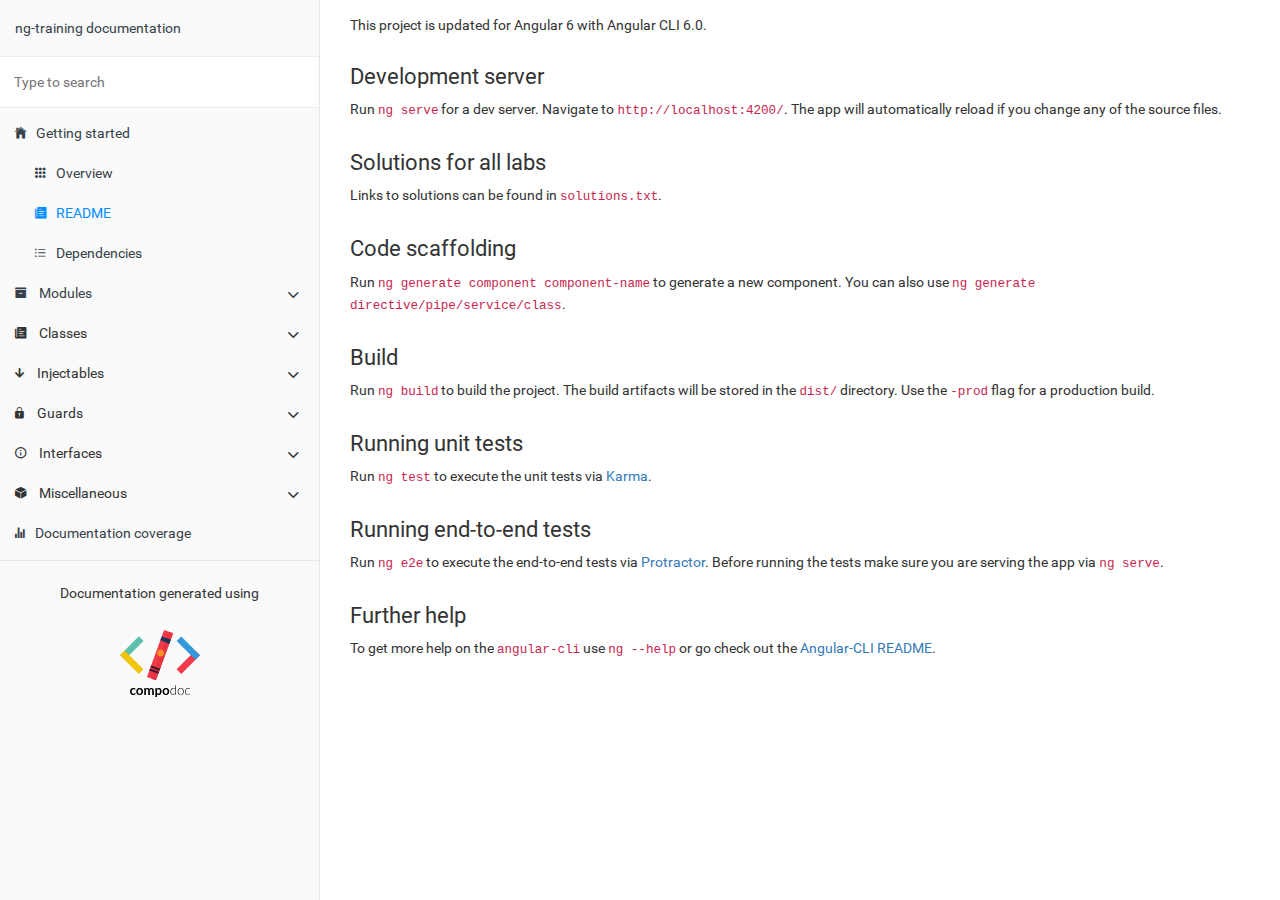
<file: documentation/index.html>
<!doctype html>
<html class="no-js" lang="">
    <head>
        <meta charset="utf-8">
        <meta http-equiv="x-ua-compatible" content="ie=edge">
        <title>ng-training documentation</title>
        <meta name="description" content="">
        <meta name="viewport" content="width=device-width, initial-scale=1">

        <link rel="icon" type="image/x-icon" href="./images/favicon.ico">
	      <link rel="stylesheet" href="./styles/style.css">
    </head>
    <body>

        <div class="navbar navbar-default navbar-fixed-top visible-xs">
            <a href="./" class="navbar-brand">ng-training documentation</a>
            <button type="button" class="btn btn-default btn-menu ion-ios-menu" id="btn-menu"></button>
        </div>

        <div class="xs-menu menu" id="mobile-menu">
                <div id="book-search-input" role="search">
    <input type="text" placeholder="Type to search">
</div>
            <compodoc-menu></compodoc-menu>
        </div>

        <div class="container-fluid main">
           <div class="row main">
               <div class="hidden-xs menu">
                   <compodoc-menu mode="normal"></compodoc-menu>
               </div>
               <!-- START CONTENT -->
               <div class="content getting-started">
                   <div class="content-data">

<p>This project is updated for Angular 6 with Angular CLI 6.0.</p>
<h2 id="development-server">Development server</h2>
<p>Run <code>ng serve</code> for a dev server. Navigate to <code>http://localhost:4200/</code>. The app will automatically reload if you change any of the source files.</p>
<h2 id="solutions-for-all-labs">Solutions for all labs</h2>
<p>Links to solutions can be found in <code>solutions.txt</code>.</p>
<h2 id="code-scaffolding">Code scaffolding</h2>
<p>Run <code>ng generate component component-name</code> to generate a new component. You can also use <code>ng generate directive/pipe/service/class</code>.</p>
<h2 id="build">Build</h2>
<p>Run <code>ng build</code> to build the project. The build artifacts will be stored in the <code>dist/</code> directory. Use the <code>-prod</code> flag for a production build.</p>
<h2 id="running-unit-tests">Running unit tests</h2>
<p>Run <code>ng test</code> to execute the unit tests via <a href="https://karma-runner.github.io">Karma</a>.</p>
<h2 id="running-end-to-end-tests">Running end-to-end tests</h2>
<p>Run <code>ng e2e</code> to execute the end-to-end tests via <a href="http://www.protractortest.org/">Protractor</a>. 
Before running the tests make sure you are serving the app via <code>ng serve</code>.</p>
<h2 id="further-help">Further help</h2>
<p>To get more help on the <code>angular-cli</code> use <code>ng --help</code> or go check out the <a href="https://github.com/angular/angular-cli/blob/master/README.md">Angular-CLI README</a>.</p>


















                   </div><div class="search-results">
    <div class="has-results">
        <h1 class="search-results-title"><span class='search-results-count'></span> result-matching "<span class='search-query'></span>"</h1>
        <ul class="search-results-list"></ul>
    </div>
    <div class="no-results">
        <h1 class="search-results-title">No results matching "<span class='search-query'></span>"</h1>
    </div>
</div>
</div>
               <!-- END CONTENT -->
           </div>
       </div>

       <script>
            var COMPODOC_CURRENT_PAGE_DEPTH = 0;
            var COMPODOC_CURRENT_PAGE_CONTEXT = 'getting-started';
            var COMPODOC_CURRENT_PAGE_URL = 'index.html';
       </script>

       <script src="./js/libs/custom-elements.min.js"></script>
       <script src="./js/libs/lit-html.js"></script>
       <script src="./js/menu-wc.js"></script>

       <script src="./js/libs/bootstrap-native.js"></script>

       <script src="./js/libs/es6-shim.min.js"></script>
       <script src="./js/libs/EventDispatcher.js"></script>
       <script src="./js/libs/promise.min.js"></script>
       <script src="./js/libs/zepto.min.js"></script>

       <script src="./js/compodoc.js"></script>

       <script src="./js/tabs.js"></script>
       <script src="./js/menu.js"></script>
       <script src="./js/libs/clipboard.min.js"></script>
       <script src="./js/libs/prism.js"></script>
       <script src="./js/sourceCode.js"></script>
          <script src="./js/search/search.js"></script>
          <script src="./js/search/lunr.min.js"></script>
          <script src="./js/search/search-lunr.js"></script>
          <script src="./js/search/search_index.js"></script>
       <script src="./js/lazy-load-graphs.js"></script>


    </body>
</html>
</file>
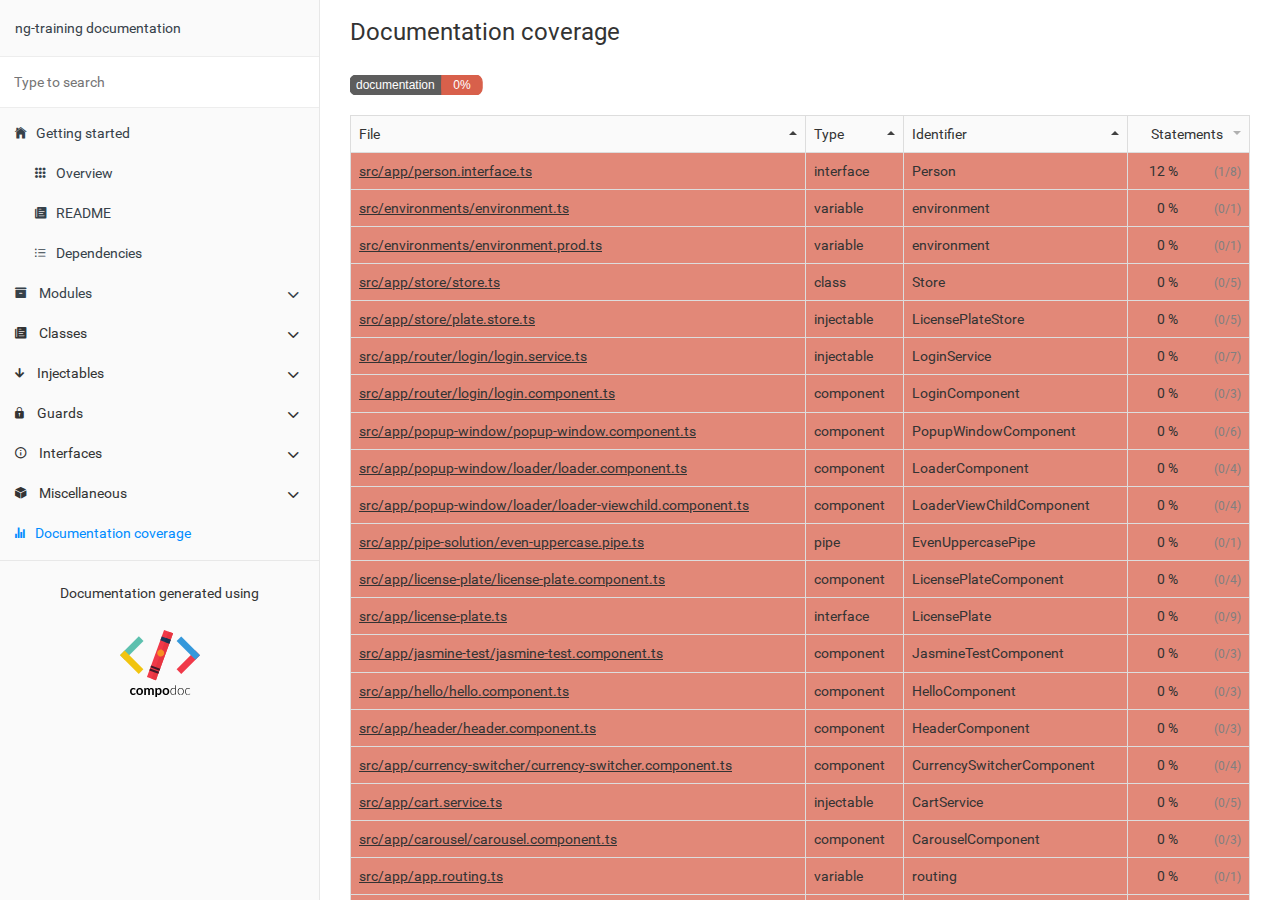
<file: documentation/coverage.html>
<!doctype html>
<html class="no-js" lang="">
    <head>
        <meta charset="utf-8">
        <meta http-equiv="x-ua-compatible" content="ie=edge">
        <title>ng-training documentation</title>
        <meta name="description" content="">
        <meta name="viewport" content="width=device-width, initial-scale=1">

        <link rel="icon" type="image/x-icon" href="./images/favicon.ico">
	      <link rel="stylesheet" href="./styles/style.css">
    </head>
    <body>

        <div class="navbar navbar-default navbar-fixed-top visible-xs">
            <a href="./" class="navbar-brand">ng-training documentation</a>
            <button type="button" class="btn btn-default btn-menu ion-ios-menu" id="btn-menu"></button>
        </div>

        <div class="xs-menu menu" id="mobile-menu">
                <div id="book-search-input" role="search">
    <input type="text" placeholder="Type to search">
</div>
            <compodoc-menu></compodoc-menu>
        </div>

        <div class="container-fluid main">
           <div class="row main">
               <div class="hidden-xs menu">
                   <compodoc-menu mode="normal"></compodoc-menu>
               </div>
               <!-- START CONTENT -->
               <div class="content coverage">
                   <div class="content-data">
















<ol class="breadcrumb">
    <li>Documentation coverage</li>
</ol>

<div>
    <img src="./images/coverage-badge-documentation.svg">
</div>

<table class="table table-bordered coverage" id="coverage-table">
    <thead class="coverage-header">
        <tr>
            <th>File</th>
            <th>Type</th>
            <th>Identifier</th>
            <th style="text-align:right" class="statements" data-sort-default>Statements</th>
        </tr>
    </thead>
    <tbody>
        <tr class="low">
            <td>
                <!-- miscellaneous -->
                <a href="./miscellaneous/variables.html#routing">src/app/admin/admin.routing.ts</a>
            </td>
            <td>
                variable
            </td>
            <td>
                routing
            </td>
            <td align="right" data-sort="0">
                <span class="coverage-percent">0 %</span>
                <span class="coverage-count">(0/1)</span>
            </td>
        </tr>
        <tr class="low">
            <td>
                <!-- miscellaneous -->
                <a href="./components/AdminComponent.html">src/app/admin/admin/admin.component.ts</a>
            </td>
            <td>
                component
            </td>
            <td>
                AdminComponent
            </td>
            <td align="right" data-sort="0">
                <span class="coverage-percent">0 %</span>
                <span class="coverage-count">(0/3)</span>
            </td>
        </tr>
        <tr class="low">
            <td>
                <!-- miscellaneous -->
                <a href="./components/AppComponent.html">src/app/app.component.ts</a>
            </td>
            <td>
                component
            </td>
            <td>
                AppComponent
            </td>
            <td align="right" data-sort="0">
                <span class="coverage-percent">0 %</span>
                <span class="coverage-count">(0/3)</span>
            </td>
        </tr>
        <tr class="low">
            <td>
                <!-- miscellaneous -->
                <a href="./miscellaneous/variables.html#routing">src/app/app.routing.ts</a>
            </td>
            <td>
                variable
            </td>
            <td>
                routing
            </td>
            <td align="right" data-sort="0">
                <span class="coverage-percent">0 %</span>
                <span class="coverage-count">(0/1)</span>
            </td>
        </tr>
        <tr class="low">
            <td>
                <!-- miscellaneous -->
                <a href="./components/CarouselComponent.html">src/app/carousel/carousel.component.ts</a>
            </td>
            <td>
                component
            </td>
            <td>
                CarouselComponent
            </td>
            <td align="right" data-sort="0">
                <span class="coverage-percent">0 %</span>
                <span class="coverage-count">(0/3)</span>
            </td>
        </tr>
        <tr class="low">
            <td>
                <!-- miscellaneous -->
                <a href="./injectables/CartService.html">src/app/cart.service.ts</a>
            </td>
            <td>
                injectable
            </td>
            <td>
                CartService
            </td>
            <td align="right" data-sort="0">
                <span class="coverage-percent">0 %</span>
                <span class="coverage-count">(0/5)</span>
            </td>
        </tr>
        <tr class="low">
            <td>
                <!-- miscellaneous -->
                <a href="./components/CurrencySwitcherComponent.html">src/app/currency-switcher/currency-switcher.component.ts</a>
            </td>
            <td>
                component
            </td>
            <td>
                CurrencySwitcherComponent
            </td>
            <td align="right" data-sort="0">
                <span class="coverage-percent">0 %</span>
                <span class="coverage-count">(0/4)</span>
            </td>
        </tr>
        <tr class="low">
            <td>
                <!-- miscellaneous -->
                <a href="./components/HeaderComponent.html">src/app/header/header.component.ts</a>
            </td>
            <td>
                component
            </td>
            <td>
                HeaderComponent
            </td>
            <td align="right" data-sort="0">
                <span class="coverage-percent">0 %</span>
                <span class="coverage-count">(0/3)</span>
            </td>
        </tr>
        <tr class="low">
            <td>
                <!-- miscellaneous -->
                <a href="./components/HelloComponent.html">src/app/hello/hello.component.ts</a>
            </td>
            <td>
                component
            </td>
            <td>
                HelloComponent
            </td>
            <td align="right" data-sort="0">
                <span class="coverage-percent">0 %</span>
                <span class="coverage-count">(0/3)</span>
            </td>
        </tr>
        <tr class="low">
            <td>
                <!-- miscellaneous -->
                <a href="./components/JasmineTestComponent.html">src/app/jasmine-test/jasmine-test.component.ts</a>
            </td>
            <td>
                component
            </td>
            <td>
                JasmineTestComponent
            </td>
            <td align="right" data-sort="0">
                <span class="coverage-percent">0 %</span>
                <span class="coverage-count">(0/3)</span>
            </td>
        </tr>
        <tr class="low">
            <td>
                <!-- miscellaneous -->
                <a href="./interfaces/LicensePlate.html">src/app/license-plate.ts</a>
            </td>
            <td>
                interface
            </td>
            <td>
                LicensePlate
            </td>
            <td align="right" data-sort="0">
                <span class="coverage-percent">0 %</span>
                <span class="coverage-count">(0/9)</span>
            </td>
        </tr>
        <tr class="low">
            <td>
                <!-- miscellaneous -->
                <a href="./components/LicensePlateComponent.html">src/app/license-plate/license-plate.component.ts</a>
            </td>
            <td>
                component
            </td>
            <td>
                LicensePlateComponent
            </td>
            <td align="right" data-sort="0">
                <span class="coverage-percent">0 %</span>
                <span class="coverage-count">(0/4)</span>
            </td>
        </tr>
        <tr class="low">
            <td>
                <!-- miscellaneous -->
                <a href="./interfaces/Person.html">src/app/person.interface.ts</a>
            </td>
            <td>
                interface
            </td>
            <td>
                Person
            </td>
            <td align="right" data-sort="12">
                <span class="coverage-percent">12 %</span>
                <span class="coverage-count">(1/8)</span>
            </td>
        </tr>
        <tr class="low">
            <td>
                <!-- miscellaneous -->
                <a href="./pipes/EvenUppercasePipe.html">src/app/pipe-solution/even-uppercase.pipe.ts</a>
            </td>
            <td>
                pipe
            </td>
            <td>
                EvenUppercasePipe
            </td>
            <td align="right" data-sort="0">
                <span class="coverage-percent">0 %</span>
                <span class="coverage-count">(0/1)</span>
            </td>
        </tr>
        <tr class="low">
            <td>
                <!-- miscellaneous -->
                <a href="./components/LoaderViewChildComponent.html">src/app/popup-window/loader/loader-viewchild.component.ts</a>
            </td>
            <td>
                component
            </td>
            <td>
                LoaderViewChildComponent
            </td>
            <td align="right" data-sort="0">
                <span class="coverage-percent">0 %</span>
                <span class="coverage-count">(0/4)</span>
            </td>
        </tr>
        <tr class="low">
            <td>
                <!-- miscellaneous -->
                <a href="./components/LoaderComponent.html">src/app/popup-window/loader/loader.component.ts</a>
            </td>
            <td>
                component
            </td>
            <td>
                LoaderComponent
            </td>
            <td align="right" data-sort="0">
                <span class="coverage-percent">0 %</span>
                <span class="coverage-count">(0/4)</span>
            </td>
        </tr>
        <tr class="low">
            <td>
                <!-- miscellaneous -->
                <a href="./components/PopupWindowComponent.html">src/app/popup-window/popup-window.component.ts</a>
            </td>
            <td>
                component
            </td>
            <td>
                PopupWindowComponent
            </td>
            <td align="right" data-sort="0">
                <span class="coverage-percent">0 %</span>
                <span class="coverage-count">(0/6)</span>
            </td>
        </tr>
        <tr class="low">
            <td>
                <!-- miscellaneous -->
                <a href="./components/LoginComponent.html">src/app/router/login/login.component.ts</a>
            </td>
            <td>
                component
            </td>
            <td>
                LoginComponent
            </td>
            <td align="right" data-sort="0">
                <span class="coverage-percent">0 %</span>
                <span class="coverage-count">(0/3)</span>
            </td>
        </tr>
        <tr class="low">
            <td>
                <!-- miscellaneous -->
                <a href="./injectables/LoginService.html">src/app/router/login/login.service.ts</a>
            </td>
            <td>
                injectable
            </td>
            <td>
                LoginService
            </td>
            <td align="right" data-sort="0">
                <span class="coverage-percent">0 %</span>
                <span class="coverage-count">(0/7)</span>
            </td>
        </tr>
        <tr class="low">
            <td>
                <!-- miscellaneous -->
                <a href="./injectables/LicensePlateStore.html">src/app/store/plate.store.ts</a>
            </td>
            <td>
                injectable
            </td>
            <td>
                LicensePlateStore
            </td>
            <td align="right" data-sort="0">
                <span class="coverage-percent">0 %</span>
                <span class="coverage-count">(0/5)</span>
            </td>
        </tr>
        <tr class="low">
            <td>
                <!-- miscellaneous -->
                <a href="./classes/Store.html">src/app/store/store.ts</a>
            </td>
            <td>
                class
            </td>
            <td>
                Store
            </td>
            <td align="right" data-sort="0">
                <span class="coverage-percent">0 %</span>
                <span class="coverage-count">(0/5)</span>
            </td>
        </tr>
        <tr class="low">
            <td>
                <!-- miscellaneous -->
                <a href="./miscellaneous/variables.html#environment">src/environments/environment.prod.ts</a>
            </td>
            <td>
                variable
            </td>
            <td>
                environment
            </td>
            <td align="right" data-sort="0">
                <span class="coverage-percent">0 %</span>
                <span class="coverage-count">(0/1)</span>
            </td>
        </tr>
        <tr class="low">
            <td>
                <!-- miscellaneous -->
                <a href="./miscellaneous/variables.html#environment">src/environments/environment.ts</a>
            </td>
            <td>
                variable
            </td>
            <td>
                environment
            </td>
            <td align="right" data-sort="0">
                <span class="coverage-percent">0 %</span>
                <span class="coverage-count">(0/1)</span>
            </td>
        </tr>
    </tbody>
</table>

<script src="js/libs/tablesort.min.js"></script>
<script src="js/libs/tablesort.number.min.js"></script>
<script>
    new Tablesort(document.getElementById('coverage-table'));
</script>

                   </div><div class="search-results">
    <div class="has-results">
        <h1 class="search-results-title"><span class='search-results-count'></span> result-matching "<span class='search-query'></span>"</h1>
        <ul class="search-results-list"></ul>
    </div>
    <div class="no-results">
        <h1 class="search-results-title">No results matching "<span class='search-query'></span>"</h1>
    </div>
</div>
</div>
               <!-- END CONTENT -->
           </div>
       </div>

       <script>
            var COMPODOC_CURRENT_PAGE_DEPTH = 0;
            var COMPODOC_CURRENT_PAGE_CONTEXT = 'coverage';
            var COMPODOC_CURRENT_PAGE_URL = 'coverage.html';
       </script>

       <script src="./js/libs/custom-elements.min.js"></script>
       <script src="./js/libs/lit-html.js"></script>
       <script src="./js/menu-wc.js"></script>

       <script src="./js/libs/bootstrap-native.js"></script>

       <script src="./js/libs/es6-shim.min.js"></script>
       <script src="./js/libs/EventDispatcher.js"></script>
       <script src="./js/libs/promise.min.js"></script>
       <script src="./js/libs/zepto.min.js"></script>

       <script src="./js/compodoc.js"></script>

       <script src="./js/tabs.js"></script>
       <script src="./js/menu.js"></script>
       <script src="./js/libs/clipboard.min.js"></script>
       <script src="./js/libs/prism.js"></script>
       <script src="./js/sourceCode.js"></script>
          <script src="./js/search/search.js"></script>
          <script src="./js/search/lunr.min.js"></script>
          <script src="./js/search/search-lunr.js"></script>
          <script src="./js/search/search_index.js"></script>
       <script src="./js/lazy-load-graphs.js"></script>


    </body>
</html>
</file>
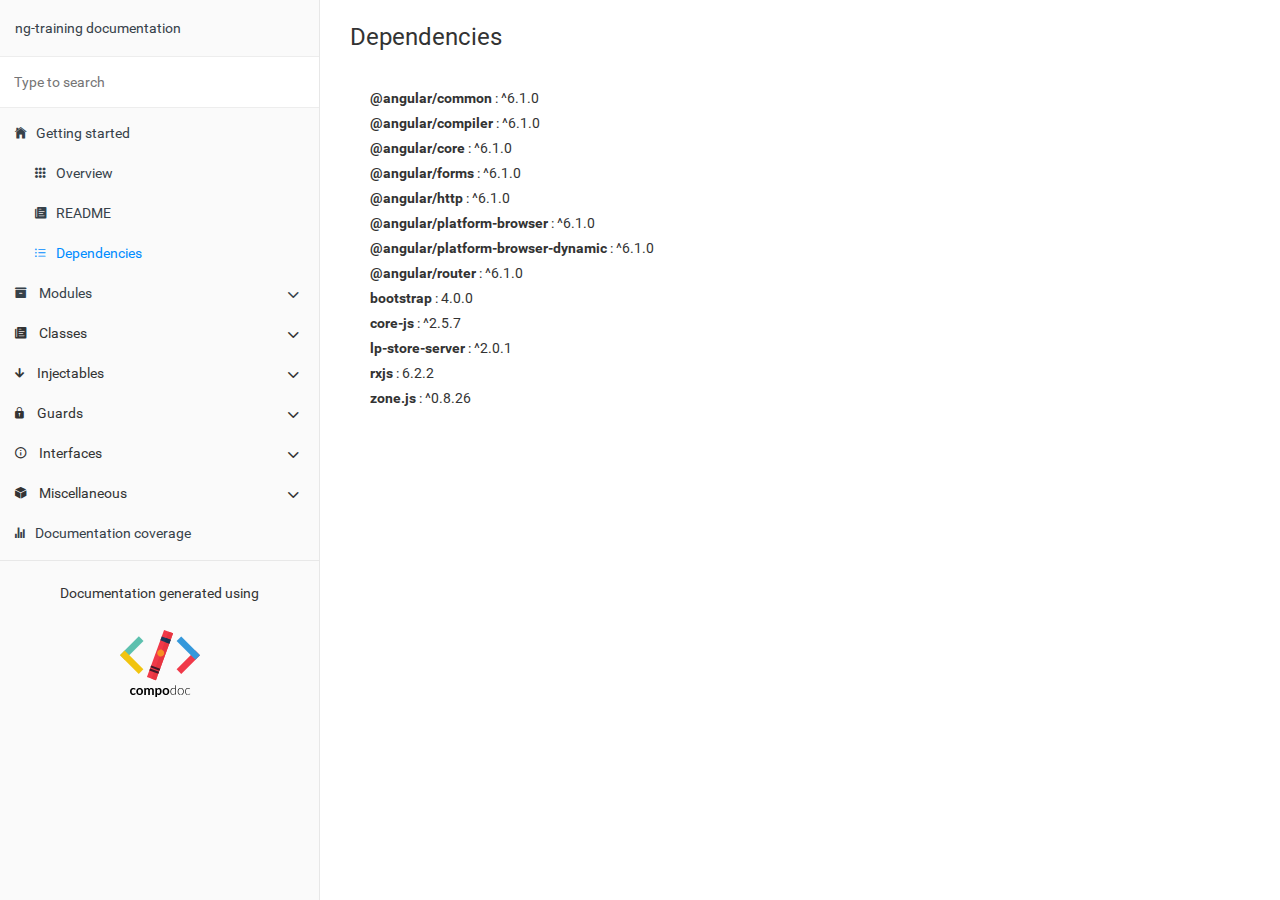
<file: documentation/dependencies.html>
<!doctype html>
<html class="no-js" lang="">
    <head>
        <meta charset="utf-8">
        <meta http-equiv="x-ua-compatible" content="ie=edge">
        <title>ng-training documentation</title>
        <meta name="description" content="">
        <meta name="viewport" content="width=device-width, initial-scale=1">

        <link rel="icon" type="image/x-icon" href="./images/favicon.ico">
	      <link rel="stylesheet" href="./styles/style.css">
    </head>
    <body>

        <div class="navbar navbar-default navbar-fixed-top visible-xs">
            <a href="./" class="navbar-brand">ng-training documentation</a>
            <button type="button" class="btn btn-default btn-menu ion-ios-menu" id="btn-menu"></button>
        </div>

        <div class="xs-menu menu" id="mobile-menu">
                <div id="book-search-input" role="search">
    <input type="text" placeholder="Type to search">
</div>
            <compodoc-menu></compodoc-menu>
        </div>

        <div class="container-fluid main">
           <div class="row main">
               <div class="hidden-xs menu">
                   <compodoc-menu mode="normal"></compodoc-menu>
               </div>
               <!-- START CONTENT -->
               <div class="content package-dependencies">
                   <div class="content-data">














    <ol class="breadcrumb">
        <li>Dependencies</li>
    </ol>
    <ul class="dependencies-list">
        <li>
            <b>@angular/common</b> : ^6.1.0</li>
        <li>
            <b>@angular/compiler</b> : ^6.1.0</li>
        <li>
            <b>@angular/core</b> : ^6.1.0</li>
        <li>
            <b>@angular/forms</b> : ^6.1.0</li>
        <li>
            <b>@angular/http</b> : ^6.1.0</li>
        <li>
            <b>@angular/platform-browser</b> : ^6.1.0</li>
        <li>
            <b>@angular/platform-browser-dynamic</b> : ^6.1.0</li>
        <li>
            <b>@angular/router</b> : ^6.1.0</li>
        <li>
            <b>bootstrap</b> : 4.0.0</li>
        <li>
            <b>core-js</b> : ^2.5.7</li>
        <li>
            <b>lp-store-server</b> : ^2.0.1</li>
        <li>
            <b>rxjs</b> : 6.2.2</li>
        <li>
            <b>zone.js</b> : ^0.8.26</li>
    </ul>





                   </div><div class="search-results">
    <div class="has-results">
        <h1 class="search-results-title"><span class='search-results-count'></span> result-matching "<span class='search-query'></span>"</h1>
        <ul class="search-results-list"></ul>
    </div>
    <div class="no-results">
        <h1 class="search-results-title">No results matching "<span class='search-query'></span>"</h1>
    </div>
</div>
</div>
               <!-- END CONTENT -->
           </div>
       </div>

       <script>
            var COMPODOC_CURRENT_PAGE_DEPTH = 0;
            var COMPODOC_CURRENT_PAGE_CONTEXT = 'package-dependencies';
            var COMPODOC_CURRENT_PAGE_URL = 'dependencies.html';
       </script>

       <script src="./js/libs/custom-elements.min.js"></script>
       <script src="./js/libs/lit-html.js"></script>
       <script src="./js/menu-wc.js"></script>

       <script src="./js/libs/bootstrap-native.js"></script>

       <script src="./js/libs/es6-shim.min.js"></script>
       <script src="./js/libs/EventDispatcher.js"></script>
       <script src="./js/libs/promise.min.js"></script>
       <script src="./js/libs/zepto.min.js"></script>

       <script src="./js/compodoc.js"></script>

       <script src="./js/tabs.js"></script>
       <script src="./js/menu.js"></script>
       <script src="./js/libs/clipboard.min.js"></script>
       <script src="./js/libs/prism.js"></script>
       <script src="./js/sourceCode.js"></script>
          <script src="./js/search/search.js"></script>
          <script src="./js/search/lunr.min.js"></script>
          <script src="./js/search/search-lunr.js"></script>
          <script src="./js/search/search_index.js"></script>
       <script src="./js/lazy-load-graphs.js"></script>


    </body>
</html>
</file>
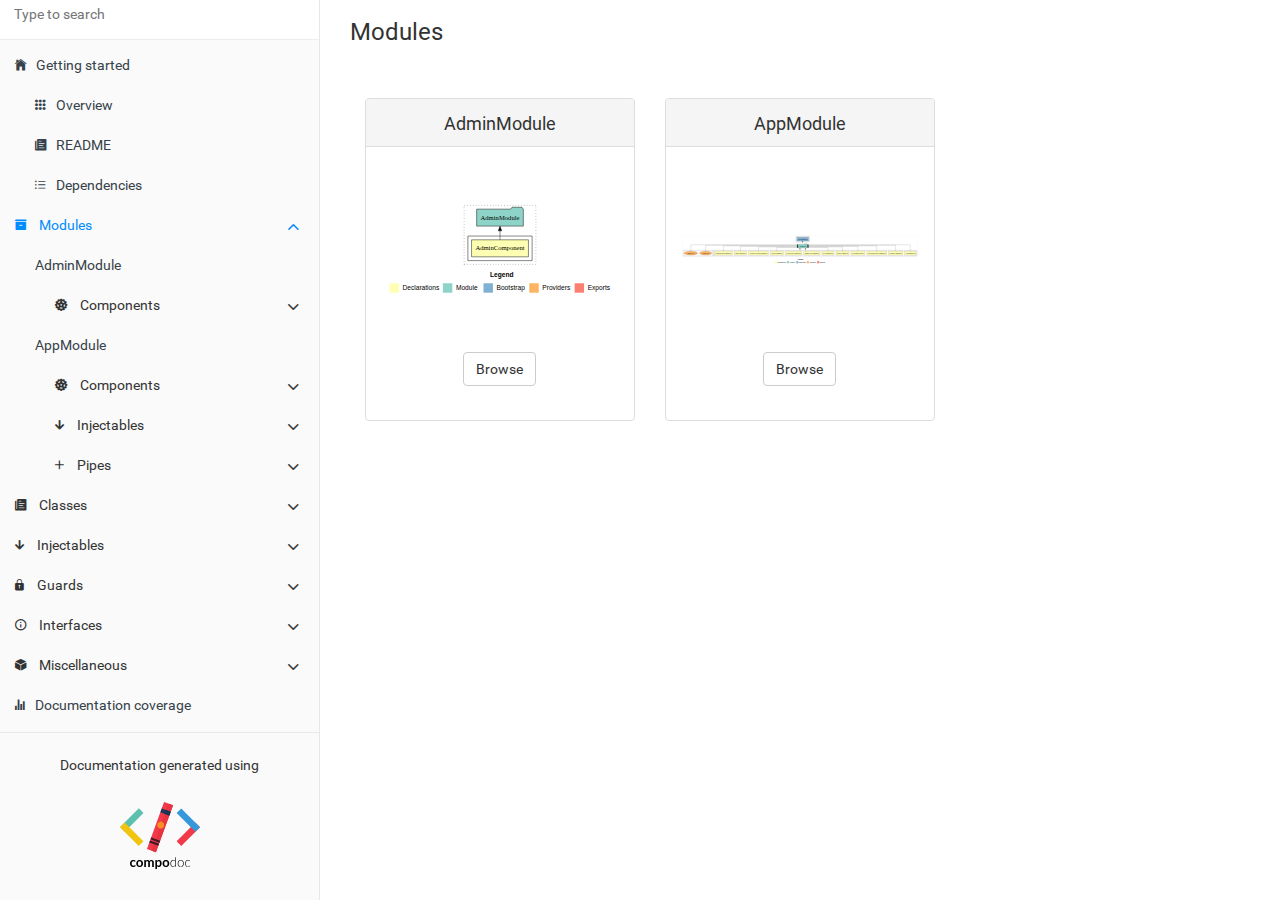
<file: documentation/modules.html>
<!doctype html>
<html class="no-js" lang="">
    <head>
        <meta charset="utf-8">
        <meta http-equiv="x-ua-compatible" content="ie=edge">
        <title>ng-training documentation</title>
        <meta name="description" content="">
        <meta name="viewport" content="width=device-width, initial-scale=1">

        <link rel="icon" type="image/x-icon" href="./images/favicon.ico">
	      <link rel="stylesheet" href="./styles/style.css">
    </head>
    <body>

        <div class="navbar navbar-default navbar-fixed-top visible-xs">
            <a href="./" class="navbar-brand">ng-training documentation</a>
            <button type="button" class="btn btn-default btn-menu ion-ios-menu" id="btn-menu"></button>
        </div>

        <div class="xs-menu menu" id="mobile-menu">
                <div id="book-search-input" role="search">
    <input type="text" placeholder="Type to search">
</div>
            <compodoc-menu></compodoc-menu>
        </div>

        <div class="container-fluid main">
           <div class="row main">
               <div class="hidden-xs menu">
                   <compodoc-menu mode="normal"></compodoc-menu>
               </div>
               <!-- START CONTENT -->
               <div class="content modules">
                   <div class="content-data">



<ol class="breadcrumb">
    <li>Modules</li>
</ol>
<div class="container-fluid modules">
    <div class="row">
            <div class="col-sm-4">
                <div class="card card-module">
                    <div class="card-header">
                        <h4 class="card-title">AdminModule</h4>
                    </div>
                    <div class="card-block">
                                <p>
                                    <object id="demo-svg" type="image/svg+xml" lazy="./modules/AdminModule/dependencies.svg" style="width: 100%; height: 175px;">
                                        Your browser does not support SVG
                                    </object>
                                </p>
                        <footer class="text-center">
                            <a href="./modules/AdminModule.html" class="btn btn-default">Browse</a>
                        </footer>
                    </div>
                </div>
            </div>
            <div class="col-sm-4">
                <div class="card card-module">
                    <div class="card-header">
                        <h4 class="card-title">AppModule</h4>
                    </div>
                    <div class="card-block">
                                <p>
                                    <object id="demo-svg" type="image/svg+xml" lazy="./modules/AppModule/dependencies.svg" style="width: 100%; height: 175px;">
                                        Your browser does not support SVG
                                    </object>
                                </p>
                        <footer class="text-center">
                            <a href="./modules/AppModule.html" class="btn btn-default">Browse</a>
                        </footer>
                    </div>
                </div>
            </div>
    </div>
</div>















                   </div><div class="search-results">
    <div class="has-results">
        <h1 class="search-results-title"><span class='search-results-count'></span> result-matching "<span class='search-query'></span>"</h1>
        <ul class="search-results-list"></ul>
    </div>
    <div class="no-results">
        <h1 class="search-results-title">No results matching "<span class='search-query'></span>"</h1>
    </div>
</div>
</div>
               <!-- END CONTENT -->
           </div>
       </div>

       <script>
            var COMPODOC_CURRENT_PAGE_DEPTH = 0;
            var COMPODOC_CURRENT_PAGE_CONTEXT = 'modules';
            var COMPODOC_CURRENT_PAGE_URL = 'modules.html';
       </script>

       <script src="./js/libs/custom-elements.min.js"></script>
       <script src="./js/libs/lit-html.js"></script>
       <script src="./js/menu-wc.js"></script>

       <script src="./js/libs/bootstrap-native.js"></script>

       <script src="./js/libs/es6-shim.min.js"></script>
       <script src="./js/libs/EventDispatcher.js"></script>
       <script src="./js/libs/promise.min.js"></script>
       <script src="./js/libs/zepto.min.js"></script>

       <script src="./js/compodoc.js"></script>

       <script src="./js/tabs.js"></script>
       <script src="./js/menu.js"></script>
       <script src="./js/libs/clipboard.min.js"></script>
       <script src="./js/libs/prism.js"></script>
       <script src="./js/sourceCode.js"></script>
          <script src="./js/search/search.js"></script>
          <script src="./js/search/lunr.min.js"></script>
          <script src="./js/search/search-lunr.js"></script>
          <script src="./js/search/search_index.js"></script>
       <script src="./js/lazy-load-graphs.js"></script>


    </body>
</html>
</file>
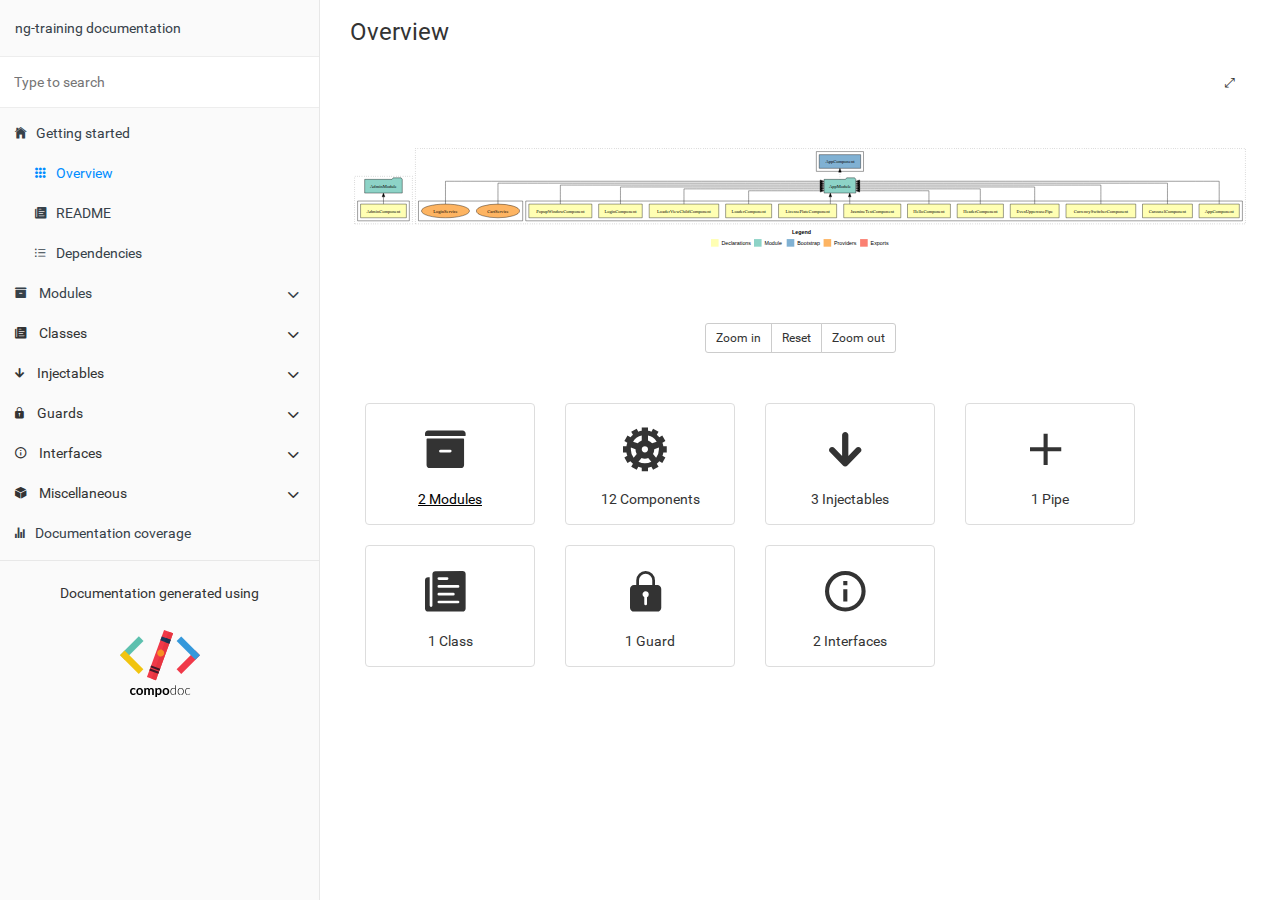
<file: documentation/overview.html>
<!doctype html>
<html class="no-js" lang="">
    <head>
        <meta charset="utf-8">
        <meta http-equiv="x-ua-compatible" content="ie=edge">
        <title>ng-training documentation</title>
        <meta name="description" content="">
        <meta name="viewport" content="width=device-width, initial-scale=1">

        <link rel="icon" type="image/x-icon" href="./images/favicon.ico">
	      <link rel="stylesheet" href="./styles/style.css">
    </head>
    <body>

        <div class="navbar navbar-default navbar-fixed-top visible-xs">
            <a href="./" class="navbar-brand">ng-training documentation</a>
            <button type="button" class="btn btn-default btn-menu ion-ios-menu" id="btn-menu"></button>
        </div>

        <div class="xs-menu menu" id="mobile-menu">
                <div id="book-search-input" role="search">
    <input type="text" placeholder="Type to search">
</div>
            <compodoc-menu></compodoc-menu>
        </div>

        <div class="container-fluid main">
           <div class="row main">
               <div class="hidden-xs menu">
                   <compodoc-menu mode="normal"></compodoc-menu>
               </div>
               <!-- START CONTENT -->
               <div class="content overview">
                   <div class="content-data">


<ol class="breadcrumb">
    <li>Overview</li>
</ol>
  
<div class="text-center module-graph-container">
    <div id="module-graph-svg">
        <?xml version="1.0" encoding="UTF-8" standalone="no"?>
<!DOCTYPE svg PUBLIC "-//W3C//DTD SVG 1.1//EN"
 "http://www.w3.org/Graphics/SVG/1.1/DTD/svg11.dtd">
<!-- Generated by graphviz version 2.40.1 (20161225.0304)
 -->
<!-- Title: dependencies Pages: 1 -->
<svg width="2366pt" height="284pt"
 viewBox="0.00 0.00 2366.00 284.00" xmlns="http://www.w3.org/2000/svg" xmlns:xlink="http://www.w3.org/1999/xlink">
<g id="graph0" class="graph" transform="scale(1 1) rotate(0) translate(4 280)">
<title>dependencies</title>
<polygon fill="#ffffff" stroke="transparent" points="-4,4 -4,-280 2362,-280 2362,4 -4,4"/>
<text text-anchor="start" x="1158.0091" y="-42.4" font-family="sans-serif" font-weight="bold" font-size="14.00" fill="#000000">Legend</text>
<polygon fill="#ffffb3" stroke="transparent" points="945,-10 945,-30 965,-30 965,-10 945,-10"/>
<text text-anchor="start" x="968.629" y="-15.4" font-family="sans-serif" font-size="14.00" fill="#000000"> &#160;Declarations</text>
<polygon fill="#8dd3c7" stroke="transparent" points="1058,-10 1058,-30 1078,-30 1078,-10 1058,-10"/>
<text text-anchor="start" x="1081.7251" y="-15.4" font-family="sans-serif" font-size="14.00" fill="#000000"> &#160;Module</text>
<polygon fill="#80b1d3" stroke="transparent" points="1144,-10 1144,-30 1164,-30 1164,-10 1144,-10"/>
<text text-anchor="start" x="1167.7812" y="-15.4" font-family="sans-serif" font-size="14.00" fill="#000000"> &#160;Bootstrap</text>
<polygon fill="#fdb462" stroke="transparent" points="1241,-10 1241,-30 1261,-30 1261,-10 1241,-10"/>
<text text-anchor="start" x="1264.6732" y="-15.4" font-family="sans-serif" font-size="14.00" fill="#000000"> &#160;Providers</text>
<polygon fill="#fb8072" stroke="transparent" points="1337,-10 1337,-30 1357,-30 1357,-10 1337,-10"/>
<text text-anchor="start" x="1360.7258" y="-15.4" font-family="sans-serif" font-size="14.00" fill="#000000"> &#160;Exports</text>
<g id="clust1" class="cluster">
<title>cluster_AdminModule</title>
<polygon fill="none" stroke="#000000" stroke-dasharray="1,5" points="8,-70 8,-195 160,-195 160,-70 8,-70"/>
</g>
<g id="clust2" class="cluster">
<title>cluster_AdminModule_declarations</title>
<polygon fill="none" stroke="#000000" points="16,-78 16,-130 152,-130 152,-78 16,-78"/>
</g>
<g id="clust8" class="cluster">
<title>cluster_AppModule</title>
<polygon fill="none" stroke="#000000" stroke-dasharray="1,5" points="168,-70 168,-268 2350,-268 2350,-70 168,-70"/>
</g>
<g id="clust9" class="cluster">
<title>cluster_AppModule_declarations</title>
<polygon fill="none" stroke="#000000" points="458,-78 458,-130 2342,-130 2342,-78 458,-78"/>
</g>
<g id="clust24" class="cluster">
<title>cluster_AppModule_bootstrap</title>
<polygon fill="none" stroke="#000000" points="1222,-208 1222,-260 1346,-260 1346,-208 1222,-208"/>
</g>
<g id="clust25" class="cluster">
<title>cluster_AppModule_providers</title>
<polygon fill="none" stroke="#000000" points="176,-78 176,-130 450,-130 450,-78 176,-78"/>
</g>
<!-- AdminComponent -->
<g id="node1" class="node">
<title>AdminComponent</title>
<polygon fill="#ffffb3" stroke="#000000" points="144.2204,-122 23.7796,-122 23.7796,-86 144.2204,-86 144.2204,-122"/>
<text text-anchor="middle" x="84" y="-99.8" font-family="Times,serif" font-size="14.00" fill="#000000">AdminComponent</text>
</g>
<!-- AdminModule -->
<g id="node2" class="node">
<title>AdminModule</title>
<polygon fill="#8dd3c7" stroke="#000000" points="133.4386,-187 130.4386,-191 109.4386,-191 106.4386,-187 34.5614,-187 34.5614,-151 133.4386,-151 133.4386,-187"/>
<text text-anchor="middle" x="84" y="-164.8" font-family="Times,serif" font-size="14.00" fill="#000000">AdminModule</text>
</g>
<!-- AdminComponent&#45;&gt;AdminModule -->
<g id="edge1" class="edge">
<title>AdminComponent&#45;&gt;AdminModule</title>
<path fill="none" stroke="#000000" d="M84,-122.1061C84,-122.1061 84,-140.991 84,-140.991"/>
<polygon fill="#000000" stroke="#000000" points="80.5001,-140.9909 84,-150.991 87.5001,-140.991 80.5001,-140.9909"/>
</g>
<!-- AppComponent -->
<g id="node3" class="node">
<title>AppComponent</title>
<polygon fill="#ffffb3" stroke="#000000" points="2333.9399,-122 2228.0601,-122 2228.0601,-86 2333.9399,-86 2333.9399,-122"/>
<text text-anchor="middle" x="2281" y="-99.8" font-family="Times,serif" font-size="14.00" fill="#000000">AppComponent</text>
</g>
<!-- AppModule -->
<g id="node15" class="node">
<title>AppModule</title>
<polygon fill="#8dd3c7" stroke="#000000" points="1325.6571,-187 1322.6571,-191 1301.6571,-191 1298.6571,-187 1242.3429,-187 1242.3429,-151 1325.6571,-151 1325.6571,-187"/>
<text text-anchor="middle" x="1284" y="-164.8" font-family="Times,serif" font-size="14.00" fill="#000000">AppModule</text>
</g>
<!-- AppComponent&#45;&gt;AppModule -->
<g id="edge2" class="edge">
<title>AppComponent&#45;&gt;AppModule</title>
<path fill="none" stroke="#000000" d="M2281,-122.0908C2281,-145.1328 2281,-182 2281,-182 2281,-182 1335.8862,-182 1335.8862,-182"/>
<polygon fill="#000000" stroke="#000000" points="1335.8863,-178.5001 1325.8862,-182 1335.8862,-185.5001 1335.8863,-178.5001"/>
</g>
<!-- CarouselComponent -->
<g id="node4" class="node">
<title>CarouselComponent</title>
<polygon fill="#ffffb3" stroke="#000000" points="2210.594,-122 2079.406,-122 2079.406,-86 2210.594,-86 2210.594,-122"/>
<text text-anchor="middle" x="2145" y="-99.8" font-family="Times,serif" font-size="14.00" fill="#000000">CarouselComponent</text>
</g>
<!-- CarouselComponent&#45;&gt;AppModule -->
<g id="edge3" class="edge">
<title>CarouselComponent&#45;&gt;AppModule</title>
<path fill="none" stroke="#000000" d="M2145,-122.0449C2145,-143.6623 2145,-177 2145,-177 2145,-177 1335.8188,-177 1335.8188,-177"/>
<polygon fill="#000000" stroke="#000000" points="1335.8188,-173.5001 1325.8188,-177 1335.8188,-180.5001 1335.8188,-173.5001"/>
</g>
<!-- CurrencySwitcherComponent -->
<g id="node5" class="node">
<title>CurrencySwitcherComponent</title>
<polygon fill="#ffffb3" stroke="#000000" points="2061.6797,-122 1878.3203,-122 1878.3203,-86 2061.6797,-86 2061.6797,-122"/>
<text text-anchor="middle" x="1970" y="-99.8" font-family="Times,serif" font-size="14.00" fill="#000000">CurrencySwitcherComponent</text>
</g>
<!-- CurrencySwitcherComponent&#45;&gt;AppModule -->
<g id="edge4" class="edge">
<title>CurrencySwitcherComponent&#45;&gt;AppModule</title>
<path fill="none" stroke="#000000" d="M1970,-122.2228C1970,-142.3652 1970,-172 1970,-172 1970,-172 1335.8797,-172 1335.8797,-172"/>
<polygon fill="#000000" stroke="#000000" points="1335.8798,-168.5001 1325.8797,-172 1335.8797,-175.5001 1335.8798,-168.5001"/>
</g>
<!-- EvenUppercasePipe -->
<g id="node6" class="node">
<title>EvenUppercasePipe</title>
<polygon fill="#ffffb3" stroke="#000000" points="1860.2255,-122 1731.7745,-122 1731.7745,-86 1860.2255,-86 1860.2255,-122"/>
<text text-anchor="middle" x="1796" y="-99.8" font-family="Times,serif" font-size="14.00" fill="#000000">EvenUppercasePipe</text>
</g>
<!-- EvenUppercasePipe&#45;&gt;AppModule -->
<g id="edge5" class="edge">
<title>EvenUppercasePipe&#45;&gt;AppModule</title>
<path fill="none" stroke="#000000" d="M1796,-122.2222C1796,-140.8285 1796,-167 1796,-167 1796,-167 1335.8991,-167 1335.8991,-167"/>
<polygon fill="#000000" stroke="#000000" points="1335.8991,-163.5001 1325.8991,-167 1335.8991,-170.5001 1335.8991,-163.5001"/>
</g>
<!-- HeaderComponent -->
<g id="node7" class="node">
<title>HeaderComponent</title>
<polygon fill="#ffffb3" stroke="#000000" points="1713.7437,-122 1592.2563,-122 1592.2563,-86 1713.7437,-86 1713.7437,-122"/>
<text text-anchor="middle" x="1653" y="-99.8" font-family="Times,serif" font-size="14.00" fill="#000000">HeaderComponent</text>
</g>
<!-- HeaderComponent&#45;&gt;AppModule -->
<g id="edge6" class="edge">
<title>HeaderComponent&#45;&gt;AppModule</title>
<path fill="none" stroke="#000000" d="M1653,-122.0336C1653,-139.0597 1653,-162 1653,-162 1653,-162 1335.9697,-162 1335.9697,-162"/>
<polygon fill="#000000" stroke="#000000" points="1335.9698,-158.5001 1325.9697,-162 1335.9697,-165.5001 1335.9698,-158.5001"/>
</g>
<!-- HelloComponent -->
<g id="node8" class="node">
<title>HelloComponent</title>
<polygon fill="#ffffb3" stroke="#000000" points="1574.4356,-122 1461.5644,-122 1461.5644,-86 1574.4356,-86 1574.4356,-122"/>
<text text-anchor="middle" x="1518" y="-99.8" font-family="Times,serif" font-size="14.00" fill="#000000">HelloComponent</text>
</g>
<!-- HelloComponent&#45;&gt;AppModule -->
<g id="edge7" class="edge">
<title>HelloComponent&#45;&gt;AppModule</title>
<path fill="none" stroke="#000000" d="M1518,-122.2396C1518,-137.5706 1518,-157 1518,-157 1518,-157 1335.8345,-157 1335.8345,-157"/>
<polygon fill="#000000" stroke="#000000" points="1335.8345,-153.5001 1325.8345,-157 1335.8345,-160.5001 1335.8345,-153.5001"/>
</g>
<!-- JasmineTestComponent -->
<g id="node9" class="node">
<title>JasmineTestComponent</title>
<polygon fill="#ffffb3" stroke="#000000" points="1444.0351,-122 1293.9649,-122 1293.9649,-86 1444.0351,-86 1444.0351,-122"/>
<text text-anchor="middle" x="1369" y="-99.8" font-family="Times,serif" font-size="14.00" fill="#000000">JasmineTestComponent</text>
</g>
<!-- JasmineTestComponent&#45;&gt;AppModule -->
<g id="edge8" class="edge">
<title>JasmineTestComponent&#45;&gt;AppModule</title>
<path fill="none" stroke="#000000" d="M1309.7805,-122.1061C1309.7805,-122.1061 1309.7805,-140.991 1309.7805,-140.991"/>
<polygon fill="#000000" stroke="#000000" points="1306.2806,-140.9909 1309.7805,-150.991 1313.2806,-140.991 1306.2806,-140.9909"/>
</g>
<!-- LicensePlateComponent -->
<g id="node10" class="node">
<title>LicensePlateComponent</title>
<polygon fill="#ffffb3" stroke="#000000" points="1275.3571,-122 1122.6429,-122 1122.6429,-86 1275.3571,-86 1275.3571,-122"/>
<text text-anchor="middle" x="1199" y="-99.8" font-family="Times,serif" font-size="14.00" fill="#000000">LicensePlateComponent</text>
</g>
<!-- LicensePlateComponent&#45;&gt;AppModule -->
<g id="edge9" class="edge">
<title>LicensePlateComponent&#45;&gt;AppModule</title>
<path fill="none" stroke="#000000" d="M1258.8002,-122.1061C1258.8002,-122.1061 1258.8002,-140.991 1258.8002,-140.991"/>
<polygon fill="#000000" stroke="#000000" points="1255.3002,-140.9909 1258.8002,-150.991 1262.3002,-140.991 1255.3002,-140.9909"/>
</g>
<!-- LoaderComponent -->
<g id="node11" class="node">
<title>LoaderComponent</title>
<polygon fill="#ffffb3" stroke="#000000" points="1104.4748,-122 983.5252,-122 983.5252,-86 1104.4748,-86 1104.4748,-122"/>
<text text-anchor="middle" x="1044" y="-99.8" font-family="Times,serif" font-size="14.00" fill="#000000">LoaderComponent</text>
</g>
<!-- LoaderComponent&#45;&gt;AppModule -->
<g id="edge10" class="edge">
<title>LoaderComponent&#45;&gt;AppModule</title>
<path fill="none" stroke="#000000" d="M1044,-122.2396C1044,-137.5706 1044,-157 1044,-157 1044,-157 1232.1952,-157 1232.1952,-157"/>
<polygon fill="#000000" stroke="#000000" points="1232.1952,-160.5001 1242.1952,-157 1232.1952,-153.5001 1232.1952,-160.5001"/>
</g>
<!-- LoaderViewChildComponent -->
<g id="node12" class="node">
<title>LoaderViewChildComponent</title>
<polygon fill="#ffffb3" stroke="#000000" points="965.4115,-122 782.5885,-122 782.5885,-86 965.4115,-86 965.4115,-122"/>
<text text-anchor="middle" x="874" y="-99.8" font-family="Times,serif" font-size="14.00" fill="#000000">LoaderViewChildComponent</text>
</g>
<!-- LoaderViewChildComponent&#45;&gt;AppModule -->
<g id="edge11" class="edge">
<title>LoaderViewChildComponent&#45;&gt;AppModule</title>
<path fill="none" stroke="#000000" d="M874,-122.0336C874,-139.0597 874,-162 874,-162 874,-162 1232.0496,-162 1232.0496,-162"/>
<polygon fill="#000000" stroke="#000000" points="1232.0496,-165.5001 1242.0496,-162 1232.0496,-158.5001 1232.0496,-165.5001"/>
</g>
<!-- LoginComponent -->
<g id="node13" class="node">
<title>LoginComponent</title>
<polygon fill="#ffffb3" stroke="#000000" points="764.2758,-122 649.7242,-122 649.7242,-86 764.2758,-86 764.2758,-122"/>
<text text-anchor="middle" x="707" y="-99.8" font-family="Times,serif" font-size="14.00" fill="#000000">LoginComponent</text>
</g>
<!-- LoginComponent&#45;&gt;AppModule -->
<g id="edge12" class="edge">
<title>LoginComponent&#45;&gt;AppModule</title>
<path fill="none" stroke="#000000" d="M707,-122.2222C707,-140.8285 707,-167 707,-167 707,-167 1232.0388,-167 1232.0388,-167"/>
<polygon fill="#000000" stroke="#000000" points="1232.0388,-170.5001 1242.0388,-167 1232.0388,-163.5001 1232.0388,-170.5001"/>
</g>
<!-- PopupWindowComponent -->
<g id="node14" class="node">
<title>PopupWindowComponent</title>
<polygon fill="#ffffb3" stroke="#000000" points="631.8271,-122 466.1729,-122 466.1729,-86 631.8271,-86 631.8271,-122"/>
<text text-anchor="middle" x="549" y="-99.8" font-family="Times,serif" font-size="14.00" fill="#000000">PopupWindowComponent</text>
</g>
<!-- PopupWindowComponent&#45;&gt;AppModule -->
<g id="edge13" class="edge">
<title>PopupWindowComponent&#45;&gt;AppModule</title>
<path fill="none" stroke="#000000" d="M549,-122.2228C549,-142.3652 549,-172 549,-172 549,-172 1232.1107,-172 1232.1107,-172"/>
<polygon fill="#000000" stroke="#000000" points="1232.1107,-175.5001 1242.1107,-172 1232.1106,-168.5001 1232.1107,-175.5001"/>
</g>
<!-- AppComponent  -->
<g id="node16" class="node">
<title>AppComponent </title>
<polygon fill="#80b1d3" stroke="#000000" points="1338.439,-252 1229.561,-252 1229.561,-216 1338.439,-216 1338.439,-252"/>
<text text-anchor="middle" x="1284" y="-229.8" font-family="Times,serif" font-size="14.00" fill="#000000">AppComponent </text>
</g>
<!-- AppModule&#45;&gt;AppComponent  -->
<g id="edge14" class="edge">
<title>AppModule&#45;&gt;AppComponent </title>
<path fill="none" stroke="#000000" stroke-dasharray="1,5" d="M1284,-187.1061C1284,-187.1061 1284,-205.991 1284,-205.991"/>
<polygon fill="#000000" stroke="#000000" points="1280.5001,-205.9909 1284,-215.991 1287.5001,-205.991 1280.5001,-205.9909"/>
</g>
<!-- CartService -->
<g id="node17" class="node">
<title>CartService</title>
<ellipse fill="#fdb462" stroke="#000000" cx="385" cy="-104" rx="56.7348" ry="18"/>
<text text-anchor="middle" x="385" y="-99.8" font-family="Times,serif" font-size="14.00" fill="#000000">CartService</text>
</g>
<!-- CartService&#45;&gt;AppModule -->
<g id="edge15" class="edge">
<title>CartService&#45;&gt;AppModule</title>
<path fill="none" stroke="#000000" d="M385,-122.0449C385,-143.6623 385,-177 385,-177 385,-177 1232.1442,-177 1232.1442,-177"/>
<polygon fill="#000000" stroke="#000000" points="1232.1443,-180.5001 1242.1442,-177 1232.1442,-173.5001 1232.1443,-180.5001"/>
</g>
<!-- LoginService -->
<g id="node18" class="node">
<title>LoginService</title>
<ellipse fill="#fdb462" stroke="#000000" cx="247" cy="-104" rx="63.1209" ry="18"/>
<text text-anchor="middle" x="247" y="-99.8" font-family="Times,serif" font-size="14.00" fill="#000000">LoginService</text>
</g>
<!-- LoginService&#45;&gt;AppModule -->
<g id="edge16" class="edge">
<title>LoginService&#45;&gt;AppModule</title>
<path fill="none" stroke="#000000" d="M247,-122.0908C247,-145.1328 247,-182 247,-182 247,-182 1232.064,-182 1232.064,-182"/>
<polygon fill="#000000" stroke="#000000" points="1232.064,-185.5001 1242.064,-182 1232.064,-178.5001 1232.064,-185.5001"/>
</g>
</g>
</svg>

    </div>
    <i id="fullscreen" class="icon ion-ios-resize module-graph-fullscreen-btn" aria-hidden="true"></i>
    <div class="btn-group">
        <button id="zoom-in" class="btn btn-default btn-sm">Zoom in</button>
        <button id="reset" class="btn btn-default btn-sm">Reset</button>
        <button id="zoom-out" class="btn btn-default btn-sm">Zoom out</button>
    </div>
</div>
  
<div class="container-fluid overview">
    <div class="row">
        <div class="col-sm-3">
            <div class="card text-center">
                <div class="card-block">
                    <h4 class="card-title"><span class="icon ion-ios-archive"></span></h4>
                    <p class="card-text">
                        <a href="./modules.html">2 Modules</a>
                    </p>
                </div>
            </div>
        </div>
        <div class="col-sm-3">
            <div class="card text-center">
                <div class="card-block">
                    <h4 class="card-title"><span class="icon ion-md-cog"></span></h4>
                    <p class="card-text">12 Components</p>
                </div>
            </div>
        </div>
        <div class="col-sm-3">
            <div class="card text-center">
                <div class="card-block">
                    <h4 class="card-title"><span class="icon ion-md-arrow-round-down"></span></h4>
                    <p class="card-text">3 Injectables</p>
                </div>
            </div>
        </div>
        <div class="col-sm-3">
            <div class="card text-center">
                <div class="card-block">
                    <h4 class="card-title"><span class="icon ion-md-add"></span></h4>
                    <p class="card-text">1 Pipe</p>
                </div>
            </div>
        </div>
        <div class="col-sm-3">
            <div class="card text-center">
                <div class="card-block">
                    <h4 class="card-title"><span class="icon ion-ios-paper"></span></h4>
                    <p class="card-text">1 Class</p>
                </div>
            </div>
        </div>
        <div class="col-sm-3">
            <div class="card text-center">
                <div class="card-block">
                    <h4 class="card-title"><span class="icon ion-ios-lock"></span></h4>
                    <p class="card-text">1 Guard</p>
                </div>
            </div>
        </div>
        <div class="col-sm-3">
            <div class="card text-center">
                <div class="card-block">
                    <h4 class="card-title"><span class="icon ion-md-information-circle-outline"></span></h4>
                    <p class="card-text">2 Interfaces</p>
                </div>
            </div>
        </div>
    </div>
</div>
<script src="js/libs/svg-pan-zoom.min.js"></script>
<script src="js/svg-pan-zoom.controls.js"></script> 















                   </div><div class="search-results">
    <div class="has-results">
        <h1 class="search-results-title"><span class='search-results-count'></span> result-matching "<span class='search-query'></span>"</h1>
        <ul class="search-results-list"></ul>
    </div>
    <div class="no-results">
        <h1 class="search-results-title">No results matching "<span class='search-query'></span>"</h1>
    </div>
</div>
</div>
               <!-- END CONTENT -->
           </div>
       </div>

       <script>
            var COMPODOC_CURRENT_PAGE_DEPTH = 0;
            var COMPODOC_CURRENT_PAGE_CONTEXT = 'overview';
            var COMPODOC_CURRENT_PAGE_URL = 'overview.html';
       </script>

       <script src="./js/libs/custom-elements.min.js"></script>
       <script src="./js/libs/lit-html.js"></script>
       <script src="./js/menu-wc.js"></script>

       <script src="./js/libs/bootstrap-native.js"></script>

       <script src="./js/libs/es6-shim.min.js"></script>
       <script src="./js/libs/EventDispatcher.js"></script>
       <script src="./js/libs/promise.min.js"></script>
       <script src="./js/libs/zepto.min.js"></script>

       <script src="./js/compodoc.js"></script>

       <script src="./js/tabs.js"></script>
       <script src="./js/menu.js"></script>
       <script src="./js/libs/clipboard.min.js"></script>
       <script src="./js/libs/prism.js"></script>
       <script src="./js/sourceCode.js"></script>
          <script src="./js/search/search.js"></script>
          <script src="./js/search/lunr.min.js"></script>
          <script src="./js/search/search-lunr.js"></script>
          <script src="./js/search/search_index.js"></script>
       <script src="./js/lazy-load-graphs.js"></script>


    </body>
</html>
</file>
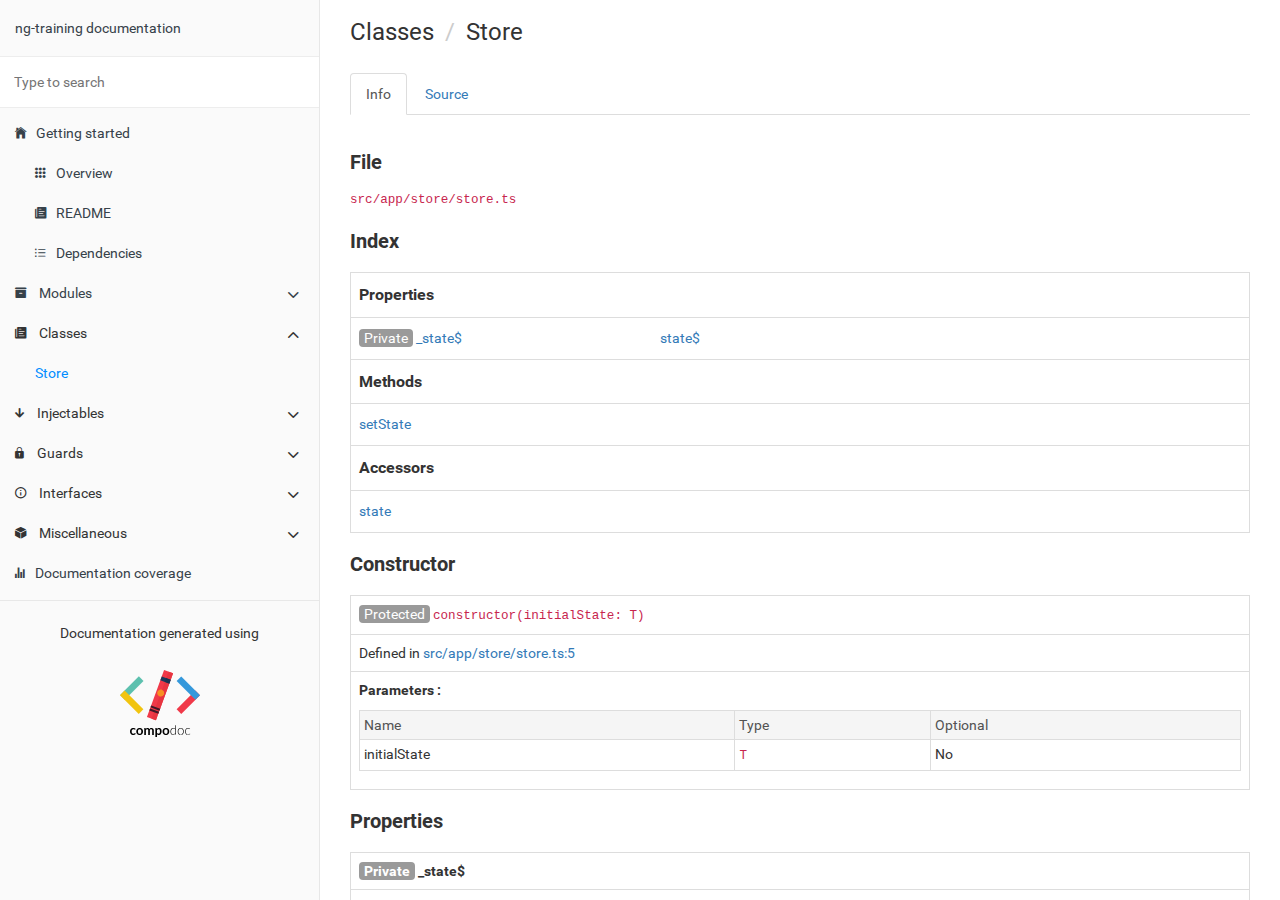
<file: documentation/classes/Store.html>
<!doctype html>
<html class="no-js" lang="">
    <head>
        <meta charset="utf-8">
        <meta http-equiv="x-ua-compatible" content="ie=edge">
        <title>ng-training documentation</title>
        <meta name="description" content="">
        <meta name="viewport" content="width=device-width, initial-scale=1">

        <link rel="icon" type="image/x-icon" href="../images/favicon.ico">
	      <link rel="stylesheet" href="../styles/style.css">
    </head>
    <body>

        <div class="navbar navbar-default navbar-fixed-top visible-xs">
            <a href="../" class="navbar-brand">ng-training documentation</a>
            <button type="button" class="btn btn-default btn-menu ion-ios-menu" id="btn-menu"></button>
        </div>

        <div class="xs-menu menu" id="mobile-menu">
                <div id="book-search-input" role="search">
    <input type="text" placeholder="Type to search">
</div>
            <compodoc-menu></compodoc-menu>
        </div>

        <div class="container-fluid main">
           <div class="row main">
               <div class="hidden-xs menu">
                   <compodoc-menu mode="normal"></compodoc-menu>
               </div>
               <!-- START CONTENT -->
               <div class="content class">
                   <div class="content-data">











<ol class="breadcrumb">
  <li>Classes</li>
  <li>Store</li>
</ol>

<ul class="nav nav-tabs" role="tablist">
        <li class="active">
            <a href="#info" role="tab" id="info-tab" data-toggle="tab" data-link="info">Info</a>
        </li>
        <li >
            <a href="#source" role="tab" id="source-tab" data-toggle="tab" data-link="source">Source</a>
        </li>
</ul>

<div class="tab-content">
    <div class="tab-pane fade active in" id="c-info">
        <p class="comment">
            <h3>File</h3>
        </p>
        <p class="comment">
            <code>src/app/store/store.ts</code>
        </p>





            <section>
    <h3 id="index">Index</h3>
    <table class="table table-sm table-bordered index-table">
        <tbody>
                <tr>
                    <td class="col-md-4">
                        <h6><b>Properties</b></h6>
                    </td>
                </tr>
                <tr>
                    <td class="col-md-4">
                        <ul class="index-list">
                            <li>
                                    <span class="modifier">Private</span>
                                <a href="#_state$">_state$</a>
                            </li>
                            <li>
                                <a href="#state$">state$</a>
                            </li>
                        </ul>
                    </td>
                </tr>

                <tr>
                    <td class="col-md-4">
                        <h6><b>Methods</b></h6>
                    </td>
                </tr>
                <tr>
                    <td class="col-md-4">
                        <ul class="index-list">
                            <li>
                                <a href="#setState">setState</a>
                            </li>
                        </ul>
                    </td>
                </tr>





                    <tr>
                        <td class="col-md-4">
                            <h6><b>Accessors</b></h6>
                        </td>
                    </tr>
                    <tr>
                        <td class="col-md-4">
                            <ul class="index-list">
                                <li>
                                    <a href="#state">state</a>
                                </li>
                            </ul>
                        </td>
                    </tr>
        </tbody>
    </table>
</section>

            <section>
    <h3 id="constructor">Constructor</h3>
        <table class="table table-sm table-bordered">
            <tbody>
                <tr>
                    <td class="col-md-4">
                                <span class="modifier">Protected</span>
                        <code>constructor(initialState: T)</code>
                    </td>
                </tr>
                        <tr>
                            <td class="col-md-4">
                                <div class="io-line">Defined in <a href="" data-line="5" class="link-to-prism">src/app/store/store.ts:5</a></div>
                            </td>
                        </tr>

                <tr>
                    <td class="col-md-4">
                            <div>
                                    <b>Parameters :</b>
                                    <table class="params">
                                        <thead>
                                            <tr>
                                                <td>Name</td>
                                                    <td>Type</td>
                                                <td>Optional</td>
                                            </tr>
                                        </thead>
                                        <tbody>
                                                <tr>
                                                        <td>initialState</td>
                                                  
                                                        <td>
                                                                    <code>T</code>
                                                        </td>
                                                  
                                                    <td>
                                                            No
                                                    </td>
                                                    
                                                </tr>
                                        </tbody>
                                    </table>
                            </div>
                    </td>
                </tr>
            </tbody>
        </table>
</section>

            <section>
    
        <h3 id="inputs">
            Properties
        </h3>
        <table class="table table-sm table-bordered">
            <tbody>
                <tr>
                    <td class="col-md-4">
                        <a name="_state$"></a>
                        <span class="name">
                            <b>
                                <span class="modifier">Private</span>
                            _state$
                            </b>
                            <a href="#_state$"><span class="icon ion-ios-link"></span></a>
                        </span>
                    </td>
                </tr>
                <tr>
                    <td class="col-md-4">
                        <span class="modifier-icon icon ion-ios-reset"></span><code>_state$:     <code>BehaviorSubject&lt;T&gt;</code>
</code>
                    </td>
                </tr>
                    <tr>
                        <td class="col-md-4">
                            <i>Type : </i>    <code>BehaviorSubject&lt;T&gt;</code>

                        </td>
                    </tr>
                        <tr>
                            <td class="col-md-4">
                                    <div class="io-line">Defined in <a href="" data-line="5" class="link-to-prism">src/app/store/store.ts:5</a></div>
                            </td>
                        </tr>


            </tbody>
        </table>
        <table class="table table-sm table-bordered">
            <tbody>
                <tr>
                    <td class="col-md-4">
                        <a name="state$"></a>
                        <span class="name">
                            <b>
                            state$
                            </b>
                            <a href="#state$"><span class="icon ion-ios-link"></span></a>
                        </span>
                    </td>
                </tr>
                <tr>
                    <td class="col-md-4">
                        <code>state$:     <code>Observable&lt;T&gt;</code>
</code>
                    </td>
                </tr>
                    <tr>
                        <td class="col-md-4">
                            <i>Type : </i>    <code>Observable&lt;T&gt;</code>

                        </td>
                    </tr>
                        <tr>
                            <td class="col-md-4">
                                    <div class="io-line">Defined in <a href="" data-line="4" class="link-to-prism">src/app/store/store.ts:4</a></div>
                            </td>
                        </tr>


            </tbody>
        </table>
</section>

            <section>
    
        <h3 id="methods">
            Methods
        </h3>
        <table class="table table-sm table-bordered">
            <tbody>
                <tr>
                    <td class="col-md-4">
                        <a name="setState"></a>
                        <span class="name">
                            <b>
                            setState
                            </b>
                            <a href="#setState"><span class="icon ion-ios-link"></span></a>
                        </span>
                    </td>
                </tr>
                <tr>
                    <td class="col-md-4">
<code>setState(nextState: T)</code>
                    </td>
                </tr>


                        <tr>
                            <td class="col-md-4">
                                    <div class="io-line">Defined in <a href="" data-line="16" class="link-to-prism">src/app/store/store.ts:16</a></div>
                            </td>
                        </tr>


                <tr>
                    <td class="col-md-4">

                            <div class="io-description">
                                    <b>Parameters :</b>
                                    <table class="params">
                                        <thead>
                                            <tr>
                                                <td>Name</td>
                                                    <td>Type</td>
                                                <td>Optional</td>
                                            </tr>
                                        </thead>
                                        <tbody>
                                                <tr>
                                                        <td>nextState</td>
                                                        <td>
                                                                    <code>T</code>
                                                        </td>
                                                    
                                                    <td>
                                                            No
                                                    </td>
                                                    

                                                </tr>
                                        </tbody>
                                    </table>
                            </div>
                            <div>
                            </div>
                            <div class="io-description">
                                <b>Returns : </b>    <code><a href="https://www.typescriptlang.org/docs/handbook/basic-types.html" target="_blank" >void</a></code>

                            </div>
                                <div class="io-description">
                                    
                                </div>
                    </td>
                </tr>
            </tbody>
        </table>
</section>






            <section>
    <h3 id="accessors">
        Accessors
    </h3>
        <table class="table table-sm table-bordered">
            <tbody>
                <tr>
                    <td class="col-md-4">
                        <a name="state"></a>
                        <span class="name"><b>state</b><a href="#state"><span class="icon ion-ios-link"></span></a></span>
                    </td>
                </tr>

                <tr>
                    <td class="col-md-4">
                        <span class="accessor"><b>get</b><code>state()</code></span>
                    </td>
                </tr>
                            <tr>
                                <td class="col-md-4">
                                    <div class="io-line">Defined in <a href="" data-line="12" class="link-to-prism">src/app/store/store.ts:12</a></div>
                                </td>
                            </tr>

            </tbody>
        </table>
</section>
    </div>


    <div class="tab-pane fade  tab-source-code" id="c-source">
        <pre class="line-numbers compodoc-sourcecode"><code class="language-typescript">import {Observable, BehaviorSubject} from &#x27;rxjs&#x27;;

export class Store&lt;T&gt; {
  state$: Observable&lt;T&gt;;
  private _state$: BehaviorSubject&lt;T&gt;;

  protected constructor (initialState: T) {
    this._state$ &#x3D; new BehaviorSubject(initialState);
    this.state$ &#x3D; this._state$.asObservable();
  }

  get state (): T {
    return this._state$.getValue();
  }

  setState (nextState: T): void {
    this._state$.next(nextState);
  }
}
</code></pre>
    </div>
</div>







                   </div><div class="search-results">
    <div class="has-results">
        <h1 class="search-results-title"><span class='search-results-count'></span> result-matching "<span class='search-query'></span>"</h1>
        <ul class="search-results-list"></ul>
    </div>
    <div class="no-results">
        <h1 class="search-results-title">No results matching "<span class='search-query'></span>"</h1>
    </div>
</div>
</div>
               <!-- END CONTENT -->
           </div>
       </div>

       <script>
            var COMPODOC_CURRENT_PAGE_DEPTH = 1;
            var COMPODOC_CURRENT_PAGE_CONTEXT = 'class';
            var COMPODOC_CURRENT_PAGE_URL = 'Store.html';
       </script>

       <script src="../js/libs/custom-elements.min.js"></script>
       <script src="../js/libs/lit-html.js"></script>
       <script src="../js/menu-wc.js"></script>

       <script src="../js/libs/bootstrap-native.js"></script>

       <script src="../js/libs/es6-shim.min.js"></script>
       <script src="../js/libs/EventDispatcher.js"></script>
       <script src="../js/libs/promise.min.js"></script>
       <script src="../js/libs/zepto.min.js"></script>

       <script src="../js/compodoc.js"></script>

       <script src="../js/tabs.js"></script>
       <script src="../js/menu.js"></script>
       <script src="../js/libs/clipboard.min.js"></script>
       <script src="../js/libs/prism.js"></script>
       <script src="../js/sourceCode.js"></script>
          <script src="../js/search/search.js"></script>
          <script src="../js/search/lunr.min.js"></script>
          <script src="../js/search/search-lunr.js"></script>
          <script src="../js/search/search_index.js"></script>
       <script src="../js/lazy-load-graphs.js"></script>


    </body>
</html>
</file>
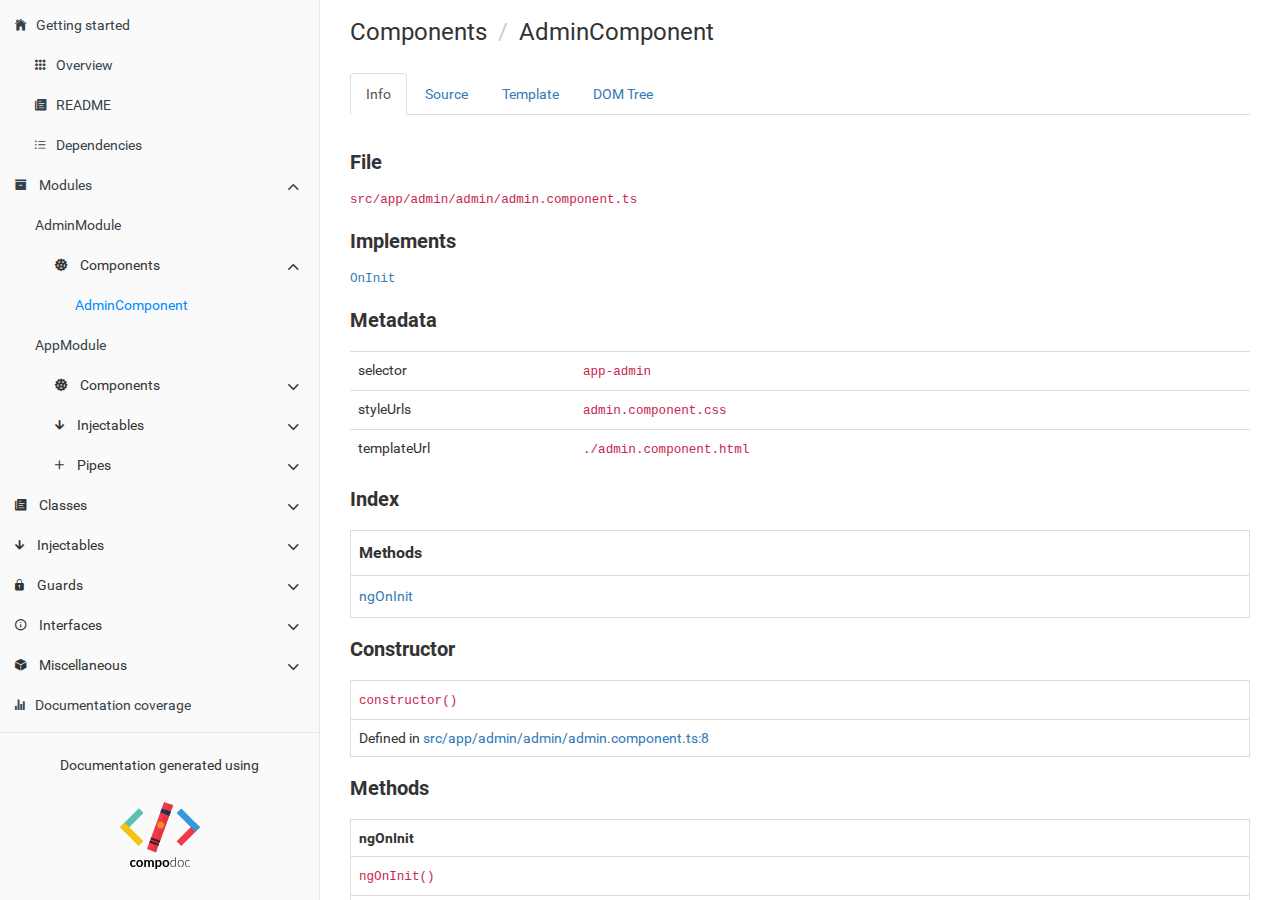
<file: documentation/components/AdminComponent.html>
<!doctype html>
<html class="no-js" lang="">
    <head>
        <meta charset="utf-8">
        <meta http-equiv="x-ua-compatible" content="ie=edge">
        <title>ng-training documentation</title>
        <meta name="description" content="">
        <meta name="viewport" content="width=device-width, initial-scale=1">

        <link rel="icon" type="image/x-icon" href="../images/favicon.ico">
	      <link rel="stylesheet" href="../styles/style.css">
    </head>
    <body>

        <div class="navbar navbar-default navbar-fixed-top visible-xs">
            <a href="../" class="navbar-brand">ng-training documentation</a>
            <button type="button" class="btn btn-default btn-menu ion-ios-menu" id="btn-menu"></button>
        </div>

        <div class="xs-menu menu" id="mobile-menu">
                <div id="book-search-input" role="search">
    <input type="text" placeholder="Type to search">
</div>
            <compodoc-menu></compodoc-menu>
        </div>

        <div class="container-fluid main">
           <div class="row main">
               <div class="hidden-xs menu">
                   <compodoc-menu mode="normal"></compodoc-menu>
               </div>
               <!-- START CONTENT -->
               <div class="content component">
                   <div class="content-data">




<ol class="breadcrumb">
  <li>Components</li>
  <li>AdminComponent</li>
</ol>

<ul class="nav nav-tabs" role="tablist">
        <li class="active">
            <a href="#info" role="tab" id="info-tab" data-toggle="tab" data-link="info">Info</a>
        </li>
        <li >
            <a href="#source" role="tab" id="source-tab" data-toggle="tab" data-link="source">Source</a>
        </li>
        <li >
            <a href="#templateData" role="tab" id="templateData-tab" data-toggle="tab" data-link="template">Template</a>
        </li>
        <li >
            <a href="#tree" role="tab" id="tree-tab" data-toggle="tab" data-link="dom-tree">DOM Tree</a>
        </li>
</ul>

<div class="tab-content">
    <div class="tab-pane fade active in" id="c-info"><p class="comment">
    <h3>File</h3>
</p>
<p class="comment">
    <code>src/app/admin/admin/admin.component.ts</code>
</p>



    <p class="comment">
        <h3>Implements</h3>
    </p>
    <p class="comment">
                <code><a href="https://angular.io/api/core/OnInit" target="_blank" >OnInit</a></code>
    </p>


<section>
    <h3>Metadata</h3>
    <table class="table table-sm table-hover">
        <tbody>











            <tr>
                <td class="col-md-3">selector</td>
                <td class="col-md-9"><code>app-admin</code></td>
            </tr>

            <tr>
                <td class="col-md-3">styleUrls</td>
                <td class="col-md-9"><code>admin.component.css</code></td>
            </tr>



            <tr>
                <td class="col-md-3">templateUrl</td>
                <td class="col-md-9"><code>./admin.component.html</code></td>
            </tr>


        </tbody>
    </table>
</section>

    <section>
    <h3 id="index">Index</h3>
    <table class="table table-sm table-bordered index-table">
        <tbody>

                <tr>
                    <td class="col-md-4">
                        <h6><b>Methods</b></h6>
                    </td>
                </tr>
                <tr>
                    <td class="col-md-4">
                        <ul class="index-list">
                            <li>
                                <a href="#ngOnInit">ngOnInit</a>
                            </li>
                        </ul>
                    </td>
                </tr>





        </tbody>
    </table>
</section>

    <section>
    <h3 id="constructor">Constructor</h3>
        <table class="table table-sm table-bordered">
            <tbody>
                <tr>
                    <td class="col-md-4">
<code>constructor()</code>
                    </td>
                </tr>
                        <tr>
                            <td class="col-md-4">
                                <div class="io-line">Defined in <a href="" data-line="8" class="link-to-prism">src/app/admin/admin/admin.component.ts:8</a></div>
                            </td>
                        </tr>

            </tbody>
        </table>
</section>





    <section>
    
        <h3 id="methods">
            Methods
        </h3>
        <table class="table table-sm table-bordered">
            <tbody>
                <tr>
                    <td class="col-md-4">
                        <a name="ngOnInit"></a>
                        <span class="name">
                            <b>
                            ngOnInit
                            </b>
                            <a href="#ngOnInit"><span class="icon ion-ios-link"></span></a>
                        </span>
                    </td>
                </tr>
                <tr>
                    <td class="col-md-4">
<code>ngOnInit()</code>
                    </td>
                </tr>


                        <tr>
                            <td class="col-md-4">
                                    <div class="io-line">Defined in <a href="" data-line="12" class="link-to-prism">src/app/admin/admin/admin.component.ts:12</a></div>
                            </td>
                        </tr>


                <tr>
                    <td class="col-md-4">

                            <div class="io-description">
                                <b>Returns : </b>    <code><a href="https://www.typescriptlang.org/docs/handbook/basic-types.html" target="_blank" >void</a></code>

                            </div>
                    </td>
                </tr>
            </tbody>
        </table>
</section>


</div>


    <div class="tab-pane fade  tab-source-code" id="c-source">
        <pre class="line-numbers compodoc-sourcecode"><code class="language-typescript">import { Component, OnInit } from &#x27;@angular/core&#x27;;

@Component({
  selector: &#x27;app-admin&#x27;,
  templateUrl: &#x27;./admin.component.html&#x27;,
  styleUrls: [&#x27;./admin.component.css&#x27;]
})
export class AdminComponent implements OnInit {

  constructor() { }

  ngOnInit() {
  }

}
</code></pre>
    </div>

    <div class="tab-pane fade " id="c-templateData">
        <pre class="line-numbers"><code class="language-html">&lt;br&gt; &lt;br&gt; &lt;br&gt;

&lt;h2&gt;
  Welcome to the admin section!
&lt;/h2&gt;
&lt;p&gt;
  This is just a demo to show lazy-loading in action
&lt;/p&gt;

</code></pre>
    </div>

    <div class="tab-pane fade " id="c-tree">
        <div id="tree-container"></div>
        <div class="tree-legend">
            <div class="title">
                <b>Legend</b>
            </div>
            <div>
                <div class="color htmlelement"></div><span>Html element</span>
            </div>
            <div>
                <div class="color component"></div><span>Component</span>
            </div>
            <div>
                <div class="color directive"></div><span>Html element with directive</span>
            </div>
        </div>
    </div>

    
</div>

<script src="../js/libs/vis.min.js"></script>
<script src="../js/libs/htmlparser.js"></script>
<script src="../js/libs/deep-iterator.js"></script>
<script>
        var COMPONENT_TEMPLATE = '<div><br> <br> <br><h2>  Welcome to the admin section!</h2><p>  This is just a demo to show lazy-loading in action</p></div>'
    var COMPONENTS = [{'name': 'AdminComponent', 'selector': 'app-admin'},{'name': 'AppComponent', 'selector': 'app-root'},{'name': 'CarouselComponent', 'selector': 'app-carousel'},{'name': 'CurrencySwitcherComponent', 'selector': 'app-currency-switcher'},{'name': 'HeaderComponent', 'selector': 'app-header'},{'name': 'HelloComponent', 'selector': 'app-hello'},{'name': 'JasmineTestComponent', 'selector': 'app-jasmine-test'},{'name': 'LicensePlateComponent', 'selector': 'app-license-plate'},{'name': 'LoaderComponent', 'selector': 'app-loader'},{'name': 'LoaderViewChildComponent', 'selector': 'app-loader-vc'},{'name': 'LoginComponent', 'selector': 'app-login'},{'name': 'PopupWindowComponent', 'selector': 'app-popup-window'}];
    var DIRECTIVES = [];
    var ACTUAL_COMPONENT = {'name': 'AdminComponent'};
</script>
<script src="../js/tree.js"></script>














                   </div><div class="search-results">
    <div class="has-results">
        <h1 class="search-results-title"><span class='search-results-count'></span> result-matching "<span class='search-query'></span>"</h1>
        <ul class="search-results-list"></ul>
    </div>
    <div class="no-results">
        <h1 class="search-results-title">No results matching "<span class='search-query'></span>"</h1>
    </div>
</div>
</div>
               <!-- END CONTENT -->
           </div>
       </div>

       <script>
            var COMPODOC_CURRENT_PAGE_DEPTH = 1;
            var COMPODOC_CURRENT_PAGE_CONTEXT = 'component';
            var COMPODOC_CURRENT_PAGE_URL = 'AdminComponent.html';
       </script>

       <script src="../js/libs/custom-elements.min.js"></script>
       <script src="../js/libs/lit-html.js"></script>
       <script src="../js/menu-wc.js"></script>

       <script src="../js/libs/bootstrap-native.js"></script>

       <script src="../js/libs/es6-shim.min.js"></script>
       <script src="../js/libs/EventDispatcher.js"></script>
       <script src="../js/libs/promise.min.js"></script>
       <script src="../js/libs/zepto.min.js"></script>

       <script src="../js/compodoc.js"></script>

       <script src="../js/tabs.js"></script>
       <script src="../js/menu.js"></script>
       <script src="../js/libs/clipboard.min.js"></script>
       <script src="../js/libs/prism.js"></script>
       <script src="../js/sourceCode.js"></script>
          <script src="../js/search/search.js"></script>
          <script src="../js/search/lunr.min.js"></script>
          <script src="../js/search/search-lunr.js"></script>
          <script src="../js/search/search_index.js"></script>
       <script src="../js/lazy-load-graphs.js"></script>


    </body>
</html>
</file>
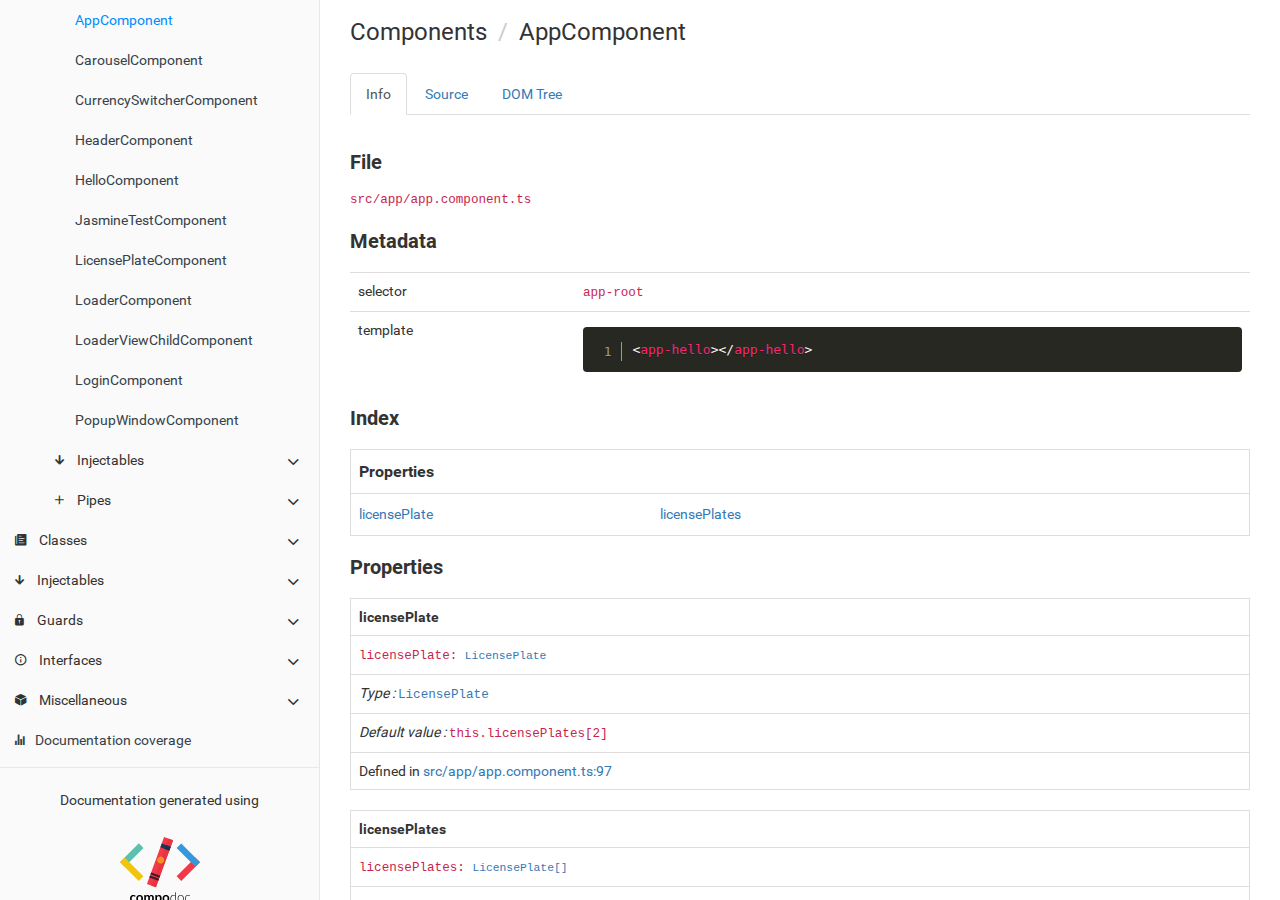
<file: documentation/components/AppComponent.html>
<!doctype html>
<html class="no-js" lang="">
    <head>
        <meta charset="utf-8">
        <meta http-equiv="x-ua-compatible" content="ie=edge">
        <title>ng-training documentation</title>
        <meta name="description" content="">
        <meta name="viewport" content="width=device-width, initial-scale=1">

        <link rel="icon" type="image/x-icon" href="../images/favicon.ico">
	      <link rel="stylesheet" href="../styles/style.css">
    </head>
    <body>

        <div class="navbar navbar-default navbar-fixed-top visible-xs">
            <a href="../" class="navbar-brand">ng-training documentation</a>
            <button type="button" class="btn btn-default btn-menu ion-ios-menu" id="btn-menu"></button>
        </div>

        <div class="xs-menu menu" id="mobile-menu">
                <div id="book-search-input" role="search">
    <input type="text" placeholder="Type to search">
</div>
            <compodoc-menu></compodoc-menu>
        </div>

        <div class="container-fluid main">
           <div class="row main">
               <div class="hidden-xs menu">
                   <compodoc-menu mode="normal"></compodoc-menu>
               </div>
               <!-- START CONTENT -->
               <div class="content component">
                   <div class="content-data">




<ol class="breadcrumb">
  <li>Components</li>
  <li>AppComponent</li>
</ol>

<ul class="nav nav-tabs" role="tablist">
        <li class="active">
            <a href="#info" role="tab" id="info-tab" data-toggle="tab" data-link="info">Info</a>
        </li>
        <li >
            <a href="#source" role="tab" id="source-tab" data-toggle="tab" data-link="source">Source</a>
        </li>
        <li >
            <a href="#tree" role="tab" id="tree-tab" data-toggle="tab" data-link="dom-tree">DOM Tree</a>
        </li>
</ul>

<div class="tab-content">
    <div class="tab-pane fade active in" id="c-info"><p class="comment">
    <h3>File</h3>
</p>
<p class="comment">
    <code>src/app/app.component.ts</code>
</p>





<section>
    <h3>Metadata</h3>
    <table class="table table-sm table-hover">
        <tbody>











            <tr>
                <td class="col-md-3">selector</td>
                <td class="col-md-9"><code>app-root</code></td>
            </tr>



            <tr>
                <td class="col-md-3">template</td>
                <td class="col-md-9"><pre class="line-numbers"><code class="language-html">&lt;app-hello&gt;&lt;/app-hello&gt;
</code></pre></td>
            </tr>



        </tbody>
    </table>
</section>

    <section>
    <h3 id="index">Index</h3>
    <table class="table table-sm table-bordered index-table">
        <tbody>
                <tr>
                    <td class="col-md-4">
                        <h6><b>Properties</b></h6>
                    </td>
                </tr>
                <tr>
                    <td class="col-md-4">
                        <ul class="index-list">
                            <li>
                                <a href="#licensePlate">licensePlate</a>
                            </li>
                            <li>
                                <a href="#licensePlates">licensePlates</a>
                            </li>
                        </ul>
                    </td>
                </tr>






        </tbody>
    </table>
</section>







    <section>
    
        <h3 id="inputs">
            Properties
        </h3>
        <table class="table table-sm table-bordered">
            <tbody>
                <tr>
                    <td class="col-md-4">
                        <a name="licensePlate"></a>
                        <span class="name">
                            <b>
                            licensePlate
                            </b>
                            <a href="#licensePlate"><span class="icon ion-ios-link"></span></a>
                        </span>
                    </td>
                </tr>
                <tr>
                    <td class="col-md-4">
                        <code>licensePlate:     <code><a href="../interfaces/LicensePlate.html" target="_self" >LicensePlate</a></code>
</code>
                    </td>
                </tr>
                    <tr>
                        <td class="col-md-4">
                            <i>Type : </i>    <code><a href="../interfaces/LicensePlate.html" target="_self" >LicensePlate</a></code>

                        </td>
                    </tr>
                    <tr>
                        <td class="col-md-4">
                            <i>Default value : </i><code>this.licensePlates[2]</code>
                        </td>
                    </tr>
                        <tr>
                            <td class="col-md-4">
                                    <div class="io-line">Defined in <a href="" data-line="97" class="link-to-prism">src/app/app.component.ts:97</a></div>
                            </td>
                        </tr>


            </tbody>
        </table>
        <table class="table table-sm table-bordered">
            <tbody>
                <tr>
                    <td class="col-md-4">
                        <a name="licensePlates"></a>
                        <span class="name">
                            <b>
                            licensePlates
                            </b>
                            <a href="#licensePlates"><span class="icon ion-ios-link"></span></a>
                        </span>
                    </td>
                </tr>
                <tr>
                    <td class="col-md-4">
                        <code>licensePlates:     <code><a href="../interfaces/LicensePlate.html" target="_self" >LicensePlate[]</a></code>
</code>
                    </td>
                </tr>
                    <tr>
                        <td class="col-md-4">
                            <i>Type : </i>    <code><a href="../interfaces/LicensePlate.html" target="_self" >LicensePlate[]</a></code>

                        </td>
                    </tr>
                    <tr>
                        <td class="col-md-4">
                            <i>Default value : </i><code>[
    {
      &quot;_id&quot;: &quot;5a0c8ab22d8dc1f7fa170c9d&quot;,
      &quot;onSale&quot;: false,
      &quot;picture&quot;: &quot;http://angulartraining.com/plates/GA.jpg&quot;,
      &quot;title&quot;: &quot;2008 Georgia license plate&quot;,
      &quot;price&quot;: 8.55,
      &quot;year&quot;: 2008,
      &quot;state&quot;: &quot;GA&quot;,
      &quot;description&quot;: &quot;Ad occaecat ex nisi reprehenderit dolore esse. Excepteur laborum fugiat sint tempor et in magna labore quis exercitation consequat nulla tempor occaecat. Sit cillum deserunt eiusmod proident labore mollit. Cupidatat do ullamco ipsum id nisi mollit pariatur nulla dolor sunt et nostrud qui.\r\n&quot;
    },
    {
      &quot;_id&quot;: &quot;5a0c8ab2fea86aa6a3180710&quot;,
      &quot;onSale&quot;: true,
      &quot;picture&quot;: &quot;http://angulartraining.com/plates/NJ.jpg&quot;,
      &quot;title&quot;: &quot;2015 New Jersey license plate&quot;,
      &quot;price&quot;: 11,
      &quot;year&quot;: 2015,
      &quot;state&quot;: &quot;NJ&quot;,
      &quot;description&quot;: &quot;A beautiful license plate from the Garden State. Year is 2015. \r\n&quot;
    },
    {
      &quot;_id&quot;: &quot;5a0c8ab27aecc7e77f4d73f0&quot;,
      &quot;onSale&quot;: false,
      &quot;picture&quot;: &quot;http://angulartraining.com/plates/CA.png&quot;,
      &quot;title&quot;: &quot;2013 California My Tahoe license plate&quot;,
      &quot;price&quot;: 9,
      &quot;year&quot;: 2013,
      &quot;state&quot;: &quot;CA&quot;,
      &quot;description&quot;: &quot;Sunt irure nisi excepteur in ea consequat ad aliqua. Lorem duis in duis nisi sit. Cillum eiusmod ipsum mollit veniam consectetur ex eiusmod nisi laborum amet anim mollit non nulla. Lorem ea est exercitation nostrud consectetur officia laborum fugiat sint. Nostrud consequat magna officia minim et aute nostrud.\r\n&quot;
    },
    {
      &quot;_id&quot;: &quot;5a0c8ab2e0ecc5ad7160530e&quot;,
      &quot;onSale&quot;: true,
      &quot;picture&quot;: &quot;http://angulartraining.com/plates/CO.jpg&quot;,
      &quot;title&quot;: &quot;2010 Colorado license plate&quot;,
      &quot;price&quot;: 5,
      &quot;year&quot;: 2010,
      &quot;state&quot;: &quot;CO&quot;,
      &quot;description&quot;: &quot;Labore ea eu labore voluptate velit elit aute est velit consequat fugiat labore esse adipisicing. Laboris eiusmod eiusmod veniam cillum velit consectetur dolore cillum eiusmod qui ipsum. Consequat ullamco voluptate commodo aliquip elit dolor incididunt proident nostrud pariatur cillum excepteur Lorem adipisicing.\r\n&quot;
    },
    {
      &quot;_id&quot;: &quot;5a0c8ab244b4ae424ec5ecae&quot;,
      &quot;onSale&quot;: false,
      &quot;picture&quot;: &quot;http://angulartraining.com/plates/FL.png&quot;,
      &quot;title&quot;: &quot;2017 Florida license plate&quot;,
      &quot;price&quot;: 10,
      &quot;year&quot;: 2017,
      &quot;state&quot;: &quot;FL&quot;,
      &quot;description&quot;: &quot;In aliquip consectetur pariatur sunt nulla. Labore consequat proident magna est incididunt ex Lorem. Esse fugiat laborum quis ullamco. Duis duis nulla adipisicing aliqua exercitation nulla mollit commodo quis nulla enim.\r\n&quot;
    },
    {
      &quot;_id&quot;: &quot;5a0c8ab26a89ddc39aeb44bf&quot;,
      &quot;onSale&quot;: false,
      &quot;picture&quot;: &quot;http://angulartraining.com/plates/UT.jpg&quot;,
      &quot;title&quot;: &quot;2014 Utah license plate&quot;,
      &quot;price&quot;: 10,
      &quot;year&quot;: 2014,
      &quot;state&quot;: &quot;UT&quot;,
      &quot;description&quot;: &quot;Nisi ad commodo sint Lorem. Nulla laboris ad aute dolore do incididunt laborum nulla adipisicing anim pariatur et. Officia veniam laboris pariatur et irure sunt amet eiusmod nulla excepteur. Id nostrud tempor quis ipsum labore sunt mollit occaecat eiusmod. Laboris velit anim veniam proident minim magna Lorem nisi qui est. Ut ea id laborum cupidatat aliqua ut Lorem.\r\n&quot;
    },
    {
      &quot;_id&quot;: &quot;5a0c8ab230637b3ea41203e9&quot;,
      &quot;onSale&quot;: true,
      &quot;picture&quot;: &quot;http://angulartraining.com/plates/NY.jpg&quot;,
      &quot;title&quot;: &quot;2016 New York license plate&quot;,
      &quot;price&quot;: 9,
      &quot;year&quot;: 2016,
      &quot;state&quot;: &quot;NY&quot;,
      &quot;description&quot;: &quot;Et dolore ut id non cupidatat reprehenderit exercitation laboris occaecat aliquip ut ipsum minim reprehenderit. Dolor pariatur quis non veniam id pariatur irure ad reprehenderit reprehenderit eiusmod. Reprehenderit esse non nulla sunt enim incididunt fugiat minim.\r\n&quot;
    },
    {
      &quot;_id&quot;: &quot;5a0c8ab21b3a613ec15a0073&quot;,
      &quot;onSale&quot;: false,
      &quot;picture&quot;: &quot;http://angulartraining.com/plates/PA.jpg&quot;,
      &quot;title&quot;: &quot;2007 Pennsylvania license plate&quot;,
      &quot;price&quot;: 11,
      &quot;year&quot;: 2007,
      &quot;state&quot;: &quot;PA&quot;,
      &quot;description&quot;: &quot;Velit minim aute minim irure magna cupidatat est reprehenderit. Aliqua Lorem nostrud aliquip non voluptate qui fugiat. Amet pariatur proident cupidatat minim in laborum sit esse. Tempor eu eu elit cupidatat eu elit in aliqua eu culpa ut consequat culpa minim. Ut labore sit anim ea magna occaecat sunt laboris quis reprehenderit. Amet pariatur excepteur et ex et ex ad laboris aute nulla dolor ut nostrud.\r\n&quot;
    }
  ]</code>
                        </td>
                    </tr>
                        <tr>
                            <td class="col-md-4">
                                    <div class="io-line">Defined in <a href="" data-line="13" class="link-to-prism">src/app/app.component.ts:13</a></div>
                            </td>
                        </tr>


            </tbody>
        </table>
</section>

</div>


    <div class="tab-pane fade  tab-source-code" id="c-source">
        <pre class="line-numbers compodoc-sourcecode"><code class="language-typescript">import { Component } from &#x27;@angular/core&#x27;;
import {LicensePlate} from &#x27;./license-plate&#x27;;

@Component({
  selector: &#x27;app-root&#x27;,
  template: &#x60;
      &lt;app-hello&gt;&lt;/app-hello&gt;
  &#x60;
})
export class AppComponent {

  // This is for lab #5
  licensePlates: LicensePlate[] &#x3D; [
    {
      &quot;_id&quot;: &quot;5a0c8ab22d8dc1f7fa170c9d&quot;,
      &quot;onSale&quot;: false,
      &quot;picture&quot;: &quot;http://angulartraining.com/plates/GA.jpg&quot;,
      &quot;title&quot;: &quot;2008 Georgia license plate&quot;,
      &quot;price&quot;: 8.55,
      &quot;year&quot;: 2008,
      &quot;state&quot;: &quot;GA&quot;,
      &quot;description&quot;: &quot;Ad occaecat ex nisi reprehenderit dolore esse. Excepteur laborum fugiat sint tempor et in magna labore quis exercitation consequat nulla tempor occaecat. Sit cillum deserunt eiusmod proident labore mollit. Cupidatat do ullamco ipsum id nisi mollit pariatur nulla dolor sunt et nostrud qui.\r\n&quot;
    },
    {
      &quot;_id&quot;: &quot;5a0c8ab2fea86aa6a3180710&quot;,
      &quot;onSale&quot;: true,
      &quot;picture&quot;: &quot;http://angulartraining.com/plates/NJ.jpg&quot;,
      &quot;title&quot;: &quot;2015 New Jersey license plate&quot;,
      &quot;price&quot;: 11,
      &quot;year&quot;: 2015,
      &quot;state&quot;: &quot;NJ&quot;,
      &quot;description&quot;: &quot;A beautiful license plate from the Garden State. Year is 2015. \r\n&quot;
    },
    {
      &quot;_id&quot;: &quot;5a0c8ab27aecc7e77f4d73f0&quot;,
      &quot;onSale&quot;: false,
      &quot;picture&quot;: &quot;http://angulartraining.com/plates/CA.png&quot;,
      &quot;title&quot;: &quot;2013 California My Tahoe license plate&quot;,
      &quot;price&quot;: 9,
      &quot;year&quot;: 2013,
      &quot;state&quot;: &quot;CA&quot;,
      &quot;description&quot;: &quot;Sunt irure nisi excepteur in ea consequat ad aliqua. Lorem duis in duis nisi sit. Cillum eiusmod ipsum mollit veniam consectetur ex eiusmod nisi laborum amet anim mollit non nulla. Lorem ea est exercitation nostrud consectetur officia laborum fugiat sint. Nostrud consequat magna officia minim et aute nostrud.\r\n&quot;
    },
    {
      &quot;_id&quot;: &quot;5a0c8ab2e0ecc5ad7160530e&quot;,
      &quot;onSale&quot;: true,
      &quot;picture&quot;: &quot;http://angulartraining.com/plates/CO.jpg&quot;,
      &quot;title&quot;: &quot;2010 Colorado license plate&quot;,
      &quot;price&quot;: 5,
      &quot;year&quot;: 2010,
      &quot;state&quot;: &quot;CO&quot;,
      &quot;description&quot;: &quot;Labore ea eu labore voluptate velit elit aute est velit consequat fugiat labore esse adipisicing. Laboris eiusmod eiusmod veniam cillum velit consectetur dolore cillum eiusmod qui ipsum. Consequat ullamco voluptate commodo aliquip elit dolor incididunt proident nostrud pariatur cillum excepteur Lorem adipisicing.\r\n&quot;
    },
    {
      &quot;_id&quot;: &quot;5a0c8ab244b4ae424ec5ecae&quot;,
      &quot;onSale&quot;: false,
      &quot;picture&quot;: &quot;http://angulartraining.com/plates/FL.png&quot;,
      &quot;title&quot;: &quot;2017 Florida license plate&quot;,
      &quot;price&quot;: 10,
      &quot;year&quot;: 2017,
      &quot;state&quot;: &quot;FL&quot;,
      &quot;description&quot;: &quot;In aliquip consectetur pariatur sunt nulla. Labore consequat proident magna est incididunt ex Lorem. Esse fugiat laborum quis ullamco. Duis duis nulla adipisicing aliqua exercitation nulla mollit commodo quis nulla enim.\r\n&quot;
    },
    {
      &quot;_id&quot;: &quot;5a0c8ab26a89ddc39aeb44bf&quot;,
      &quot;onSale&quot;: false,
      &quot;picture&quot;: &quot;http://angulartraining.com/plates/UT.jpg&quot;,
      &quot;title&quot;: &quot;2014 Utah license plate&quot;,
      &quot;price&quot;: 10,
      &quot;year&quot;: 2014,
      &quot;state&quot;: &quot;UT&quot;,
      &quot;description&quot;: &quot;Nisi ad commodo sint Lorem. Nulla laboris ad aute dolore do incididunt laborum nulla adipisicing anim pariatur et. Officia veniam laboris pariatur et irure sunt amet eiusmod nulla excepteur. Id nostrud tempor quis ipsum labore sunt mollit occaecat eiusmod. Laboris velit anim veniam proident minim magna Lorem nisi qui est. Ut ea id laborum cupidatat aliqua ut Lorem.\r\n&quot;
    },
    {
      &quot;_id&quot;: &quot;5a0c8ab230637b3ea41203e9&quot;,
      &quot;onSale&quot;: true,
      &quot;picture&quot;: &quot;http://angulartraining.com/plates/NY.jpg&quot;,
      &quot;title&quot;: &quot;2016 New York license plate&quot;,
      &quot;price&quot;: 9,
      &quot;year&quot;: 2016,
      &quot;state&quot;: &quot;NY&quot;,
      &quot;description&quot;: &quot;Et dolore ut id non cupidatat reprehenderit exercitation laboris occaecat aliquip ut ipsum minim reprehenderit. Dolor pariatur quis non veniam id pariatur irure ad reprehenderit reprehenderit eiusmod. Reprehenderit esse non nulla sunt enim incididunt fugiat minim.\r\n&quot;
    },
    {
      &quot;_id&quot;: &quot;5a0c8ab21b3a613ec15a0073&quot;,
      &quot;onSale&quot;: false,
      &quot;picture&quot;: &quot;http://angulartraining.com/plates/PA.jpg&quot;,
      &quot;title&quot;: &quot;2007 Pennsylvania license plate&quot;,
      &quot;price&quot;: 11,
      &quot;year&quot;: 2007,
      &quot;state&quot;: &quot;PA&quot;,
      &quot;description&quot;: &quot;Velit minim aute minim irure magna cupidatat est reprehenderit. Aliqua Lorem nostrud aliquip non voluptate qui fugiat. Amet pariatur proident cupidatat minim in laborum sit esse. Tempor eu eu elit cupidatat eu elit in aliqua eu culpa ut consequat culpa minim. Ut labore sit anim ea magna occaecat sunt laboris quis reprehenderit. Amet pariatur excepteur et ex et ex ad laboris aute nulla dolor ut nostrud.\r\n&quot;
    }
  ];

  // This is for lab #4
  licensePlate: LicensePlate &#x3D; this.licensePlates[2];
}
</code></pre>
    </div>


    <div class="tab-pane fade " id="c-tree">
        <div id="tree-container"></div>
        <div class="tree-legend">
            <div class="title">
                <b>Legend</b>
            </div>
            <div>
                <div class="color htmlelement"></div><span>Html element</span>
            </div>
            <div>
                <div class="color component"></div><span>Component</span>
            </div>
            <div>
                <div class="color directive"></div><span>Html element with directive</span>
            </div>
        </div>
    </div>

    
</div>

<script src="../js/libs/vis.min.js"></script>
<script src="../js/libs/htmlparser.js"></script>
<script src="../js/libs/deep-iterator.js"></script>
<script>
        var COMPONENT_TEMPLATE = '<div><app-hello></app-hello></div>'
    var COMPONENTS = [{'name': 'AdminComponent', 'selector': 'app-admin'},{'name': 'AppComponent', 'selector': 'app-root'},{'name': 'CarouselComponent', 'selector': 'app-carousel'},{'name': 'CurrencySwitcherComponent', 'selector': 'app-currency-switcher'},{'name': 'HeaderComponent', 'selector': 'app-header'},{'name': 'HelloComponent', 'selector': 'app-hello'},{'name': 'JasmineTestComponent', 'selector': 'app-jasmine-test'},{'name': 'LicensePlateComponent', 'selector': 'app-license-plate'},{'name': 'LoaderComponent', 'selector': 'app-loader'},{'name': 'LoaderViewChildComponent', 'selector': 'app-loader-vc'},{'name': 'LoginComponent', 'selector': 'app-login'},{'name': 'PopupWindowComponent', 'selector': 'app-popup-window'}];
    var DIRECTIVES = [];
    var ACTUAL_COMPONENT = {'name': 'AppComponent'};
</script>
<script src="../js/tree.js"></script>














                   </div><div class="search-results">
    <div class="has-results">
        <h1 class="search-results-title"><span class='search-results-count'></span> result-matching "<span class='search-query'></span>"</h1>
        <ul class="search-results-list"></ul>
    </div>
    <div class="no-results">
        <h1 class="search-results-title">No results matching "<span class='search-query'></span>"</h1>
    </div>
</div>
</div>
               <!-- END CONTENT -->
           </div>
       </div>

       <script>
            var COMPODOC_CURRENT_PAGE_DEPTH = 1;
            var COMPODOC_CURRENT_PAGE_CONTEXT = 'component';
            var COMPODOC_CURRENT_PAGE_URL = 'AppComponent.html';
       </script>

       <script src="../js/libs/custom-elements.min.js"></script>
       <script src="../js/libs/lit-html.js"></script>
       <script src="../js/menu-wc.js"></script>

       <script src="../js/libs/bootstrap-native.js"></script>

       <script src="../js/libs/es6-shim.min.js"></script>
       <script src="../js/libs/EventDispatcher.js"></script>
       <script src="../js/libs/promise.min.js"></script>
       <script src="../js/libs/zepto.min.js"></script>

       <script src="../js/compodoc.js"></script>

       <script src="../js/tabs.js"></script>
       <script src="../js/menu.js"></script>
       <script src="../js/libs/clipboard.min.js"></script>
       <script src="../js/libs/prism.js"></script>
       <script src="../js/sourceCode.js"></script>
          <script src="../js/search/search.js"></script>
          <script src="../js/search/lunr.min.js"></script>
          <script src="../js/search/search-lunr.js"></script>
          <script src="../js/search/search_index.js"></script>
       <script src="../js/lazy-load-graphs.js"></script>


    </body>
</html>
</file>
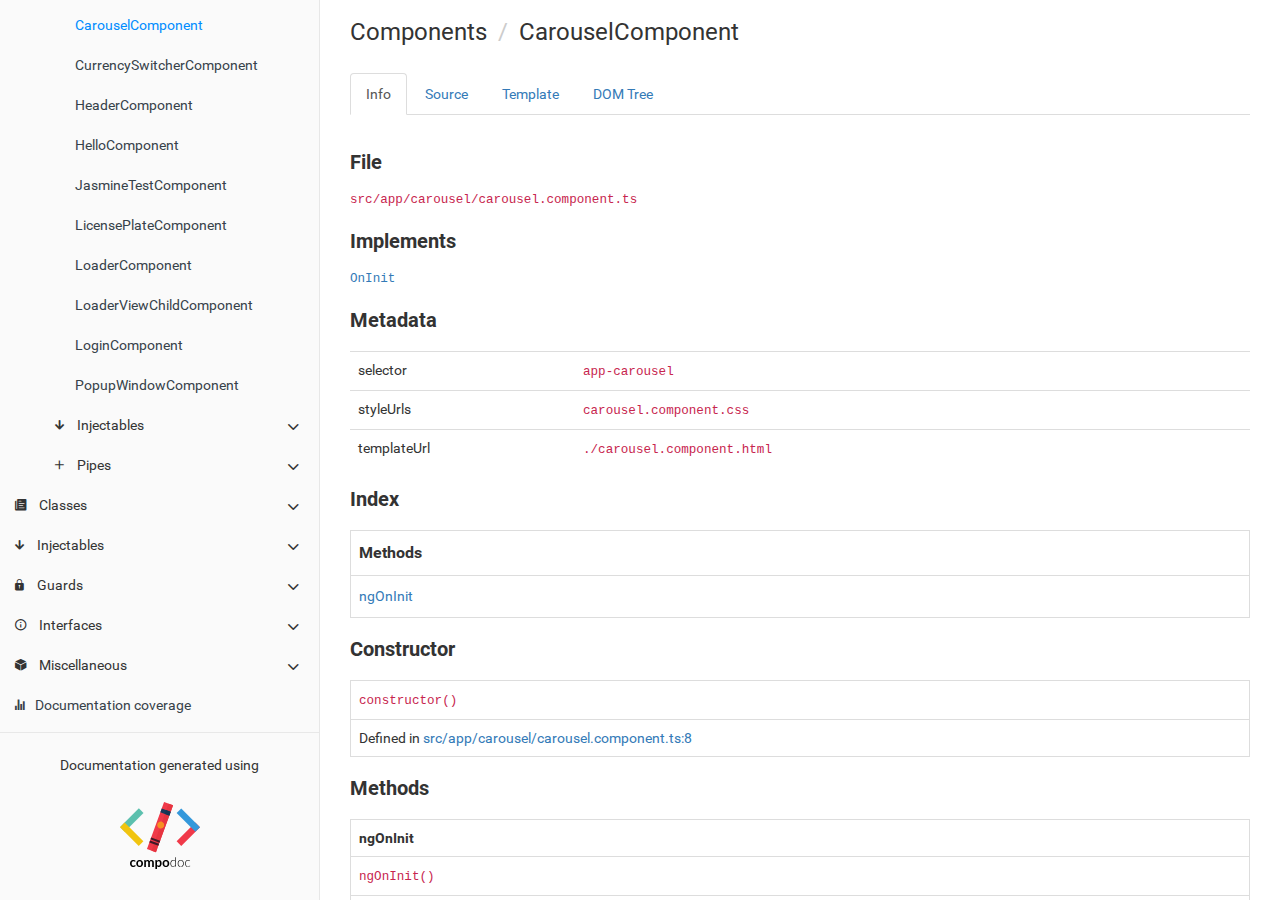
<file: documentation/components/CarouselComponent.html>
<!doctype html>
<html class="no-js" lang="">
    <head>
        <meta charset="utf-8">
        <meta http-equiv="x-ua-compatible" content="ie=edge">
        <title>ng-training documentation</title>
        <meta name="description" content="">
        <meta name="viewport" content="width=device-width, initial-scale=1">

        <link rel="icon" type="image/x-icon" href="../images/favicon.ico">
	      <link rel="stylesheet" href="../styles/style.css">
    </head>
    <body>

        <div class="navbar navbar-default navbar-fixed-top visible-xs">
            <a href="../" class="navbar-brand">ng-training documentation</a>
            <button type="button" class="btn btn-default btn-menu ion-ios-menu" id="btn-menu"></button>
        </div>

        <div class="xs-menu menu" id="mobile-menu">
                <div id="book-search-input" role="search">
    <input type="text" placeholder="Type to search">
</div>
            <compodoc-menu></compodoc-menu>
        </div>

        <div class="container-fluid main">
           <div class="row main">
               <div class="hidden-xs menu">
                   <compodoc-menu mode="normal"></compodoc-menu>
               </div>
               <!-- START CONTENT -->
               <div class="content component">
                   <div class="content-data">




<ol class="breadcrumb">
  <li>Components</li>
  <li>CarouselComponent</li>
</ol>

<ul class="nav nav-tabs" role="tablist">
        <li class="active">
            <a href="#info" role="tab" id="info-tab" data-toggle="tab" data-link="info">Info</a>
        </li>
        <li >
            <a href="#source" role="tab" id="source-tab" data-toggle="tab" data-link="source">Source</a>
        </li>
        <li >
            <a href="#templateData" role="tab" id="templateData-tab" data-toggle="tab" data-link="template">Template</a>
        </li>
        <li >
            <a href="#tree" role="tab" id="tree-tab" data-toggle="tab" data-link="dom-tree">DOM Tree</a>
        </li>
</ul>

<div class="tab-content">
    <div class="tab-pane fade active in" id="c-info"><p class="comment">
    <h3>File</h3>
</p>
<p class="comment">
    <code>src/app/carousel/carousel.component.ts</code>
</p>



    <p class="comment">
        <h3>Implements</h3>
    </p>
    <p class="comment">
                <code><a href="https://angular.io/api/core/OnInit" target="_blank" >OnInit</a></code>
    </p>


<section>
    <h3>Metadata</h3>
    <table class="table table-sm table-hover">
        <tbody>











            <tr>
                <td class="col-md-3">selector</td>
                <td class="col-md-9"><code>app-carousel</code></td>
            </tr>

            <tr>
                <td class="col-md-3">styleUrls</td>
                <td class="col-md-9"><code>carousel.component.css</code></td>
            </tr>



            <tr>
                <td class="col-md-3">templateUrl</td>
                <td class="col-md-9"><code>./carousel.component.html</code></td>
            </tr>


        </tbody>
    </table>
</section>

    <section>
    <h3 id="index">Index</h3>
    <table class="table table-sm table-bordered index-table">
        <tbody>

                <tr>
                    <td class="col-md-4">
                        <h6><b>Methods</b></h6>
                    </td>
                </tr>
                <tr>
                    <td class="col-md-4">
                        <ul class="index-list">
                            <li>
                                <a href="#ngOnInit">ngOnInit</a>
                            </li>
                        </ul>
                    </td>
                </tr>





        </tbody>
    </table>
</section>

    <section>
    <h3 id="constructor">Constructor</h3>
        <table class="table table-sm table-bordered">
            <tbody>
                <tr>
                    <td class="col-md-4">
<code>constructor()</code>
                    </td>
                </tr>
                        <tr>
                            <td class="col-md-4">
                                <div class="io-line">Defined in <a href="" data-line="8" class="link-to-prism">src/app/carousel/carousel.component.ts:8</a></div>
                            </td>
                        </tr>

            </tbody>
        </table>
</section>





    <section>
    
        <h3 id="methods">
            Methods
        </h3>
        <table class="table table-sm table-bordered">
            <tbody>
                <tr>
                    <td class="col-md-4">
                        <a name="ngOnInit"></a>
                        <span class="name">
                            <b>
                            ngOnInit
                            </b>
                            <a href="#ngOnInit"><span class="icon ion-ios-link"></span></a>
                        </span>
                    </td>
                </tr>
                <tr>
                    <td class="col-md-4">
<code>ngOnInit()</code>
                    </td>
                </tr>


                        <tr>
                            <td class="col-md-4">
                                    <div class="io-line">Defined in <a href="" data-line="12" class="link-to-prism">src/app/carousel/carousel.component.ts:12</a></div>
                            </td>
                        </tr>


                <tr>
                    <td class="col-md-4">

                            <div class="io-description">
                                <b>Returns : </b>    <code><a href="https://www.typescriptlang.org/docs/handbook/basic-types.html" target="_blank" >void</a></code>

                            </div>
                    </td>
                </tr>
            </tbody>
        </table>
</section>


</div>


    <div class="tab-pane fade  tab-source-code" id="c-source">
        <pre class="line-numbers compodoc-sourcecode"><code class="language-typescript">import { Component, OnInit } from &#x27;@angular/core&#x27;;

@Component({
  selector: &#x27;app-carousel&#x27;,
  templateUrl: &#x27;./carousel.component.html&#x27;,
  styleUrls: [&#x27;./carousel.component.css&#x27;]
})
export class CarouselComponent implements OnInit {

  constructor() { }

  ngOnInit() {
  }

}
</code></pre>
    </div>

    <div class="tab-pane fade " id="c-templateData">
        <pre class="line-numbers"><code class="language-html">&lt;div class&#x3D;&quot;carousel slide&quot;&gt;
  &lt;div class&#x3D;&quot;carousel-inner&quot;&gt;
    &lt;div class&#x3D;&quot;carousel-item active&quot;&gt;
      &lt;!--&lt;app-jumbotron title&#x3D;&quot;Welcome to our store&quot; description&#x3D;&quot;Browse our collection of license plates below&quot;&gt;&lt;/app-jumbotron&gt; --&gt;
      &lt;!--&lt;app-jumbotron title&#x3D;&quot;We have 20,000 plates&quot; description&#x3D;&quot;From all 50 US states, all years available&quot;&gt;&lt;/app-jumbotron&gt; --&gt;
      &lt;!--&lt;app-jumbotron title&#x3D;&quot;Browse our collection&quot; description&#x3D;&quot;Use the search box to find the plate you&#x27;re looking for&quot;&gt;&lt;/app-jumbotron&gt; --&gt;
    &lt;/div&gt;
  &lt;/div&gt;
  &lt;a class&#x3D;&quot;carousel-control-prev&quot; role&#x3D;&quot;button&quot;&gt;
    &lt;span class&#x3D;&quot;carousel-control-prev-icon&quot; aria-hidden&#x3D;&quot;true&quot;&gt;&lt;/span&gt;
    &lt;span class&#x3D;&quot;sr-only&quot;&gt;Previous&lt;/span&gt;
  &lt;/a&gt;
  &lt;a class&#x3D;&quot;carousel-control-next&quot; role&#x3D;&quot;button&quot;&gt;
    &lt;span class&#x3D;&quot;carousel-control-next-icon&quot; aria-hidden&#x3D;&quot;true&quot;&gt;&lt;/span&gt;
    &lt;span class&#x3D;&quot;sr-only&quot;&gt;Next&lt;/span&gt;
  &lt;/a&gt;
&lt;/div&gt;
</code></pre>
    </div>

    <div class="tab-pane fade " id="c-tree">
        <div id="tree-container"></div>
        <div class="tree-legend">
            <div class="title">
                <b>Legend</b>
            </div>
            <div>
                <div class="color htmlelement"></div><span>Html element</span>
            </div>
            <div>
                <div class="color component"></div><span>Component</span>
            </div>
            <div>
                <div class="color directive"></div><span>Html element with directive</span>
            </div>
        </div>
    </div>

    
</div>

<script src="../js/libs/vis.min.js"></script>
<script src="../js/libs/htmlparser.js"></script>
<script src="../js/libs/deep-iterator.js"></script>
<script>
        var COMPONENT_TEMPLATE = '<div><div class="carousel slide">  <div class="carousel-inner">    <div class="carousel-item active">      <!--<app-jumbotron title="Welcome to our store" description="Browse our collection of license plates below"></app-jumbotron> -->      <!--<app-jumbotron title="We have 20,000 plates" description="From all 50 US states, all years available"></app-jumbotron> -->      <!--<app-jumbotron title="Browse our collection" description="Use the search box to find the plate you\'re looking for"></app-jumbotron> -->    </div>  </div>  <a class="carousel-control-prev" role="button">    <span class="carousel-control-prev-icon" aria-hidden="true"></span>    <span class="sr-only">Previous</span>  </a>  <a class="carousel-control-next" role="button">    <span class="carousel-control-next-icon" aria-hidden="true"></span>    <span class="sr-only">Next</span>  </a></div></div>'
    var COMPONENTS = [{'name': 'AdminComponent', 'selector': 'app-admin'},{'name': 'AppComponent', 'selector': 'app-root'},{'name': 'CarouselComponent', 'selector': 'app-carousel'},{'name': 'CurrencySwitcherComponent', 'selector': 'app-currency-switcher'},{'name': 'HeaderComponent', 'selector': 'app-header'},{'name': 'HelloComponent', 'selector': 'app-hello'},{'name': 'JasmineTestComponent', 'selector': 'app-jasmine-test'},{'name': 'LicensePlateComponent', 'selector': 'app-license-plate'},{'name': 'LoaderComponent', 'selector': 'app-loader'},{'name': 'LoaderViewChildComponent', 'selector': 'app-loader-vc'},{'name': 'LoginComponent', 'selector': 'app-login'},{'name': 'PopupWindowComponent', 'selector': 'app-popup-window'}];
    var DIRECTIVES = [];
    var ACTUAL_COMPONENT = {'name': 'CarouselComponent'};
</script>
<script src="../js/tree.js"></script>














                   </div><div class="search-results">
    <div class="has-results">
        <h1 class="search-results-title"><span class='search-results-count'></span> result-matching "<span class='search-query'></span>"</h1>
        <ul class="search-results-list"></ul>
    </div>
    <div class="no-results">
        <h1 class="search-results-title">No results matching "<span class='search-query'></span>"</h1>
    </div>
</div>
</div>
               <!-- END CONTENT -->
           </div>
       </div>

       <script>
            var COMPODOC_CURRENT_PAGE_DEPTH = 1;
            var COMPODOC_CURRENT_PAGE_CONTEXT = 'component';
            var COMPODOC_CURRENT_PAGE_URL = 'CarouselComponent.html';
       </script>

       <script src="../js/libs/custom-elements.min.js"></script>
       <script src="../js/libs/lit-html.js"></script>
       <script src="../js/menu-wc.js"></script>

       <script src="../js/libs/bootstrap-native.js"></script>

       <script src="../js/libs/es6-shim.min.js"></script>
       <script src="../js/libs/EventDispatcher.js"></script>
       <script src="../js/libs/promise.min.js"></script>
       <script src="../js/libs/zepto.min.js"></script>

       <script src="../js/compodoc.js"></script>

       <script src="../js/tabs.js"></script>
       <script src="../js/menu.js"></script>
       <script src="../js/libs/clipboard.min.js"></script>
       <script src="../js/libs/prism.js"></script>
       <script src="../js/sourceCode.js"></script>
          <script src="../js/search/search.js"></script>
          <script src="../js/search/lunr.min.js"></script>
          <script src="../js/search/search-lunr.js"></script>
          <script src="../js/search/search_index.js"></script>
       <script src="../js/lazy-load-graphs.js"></script>


    </body>
</html>
</file>
<file: documentation/styles/style.css>
@import "./reset.css";
@import "./bootstrap.min.css";
@import "./bootstrap-card.css";
@import "./prism.css";
@import "./ionicons.min.css";
@import "./compodoc.css";
@import "./tablesort.css";
</file>
